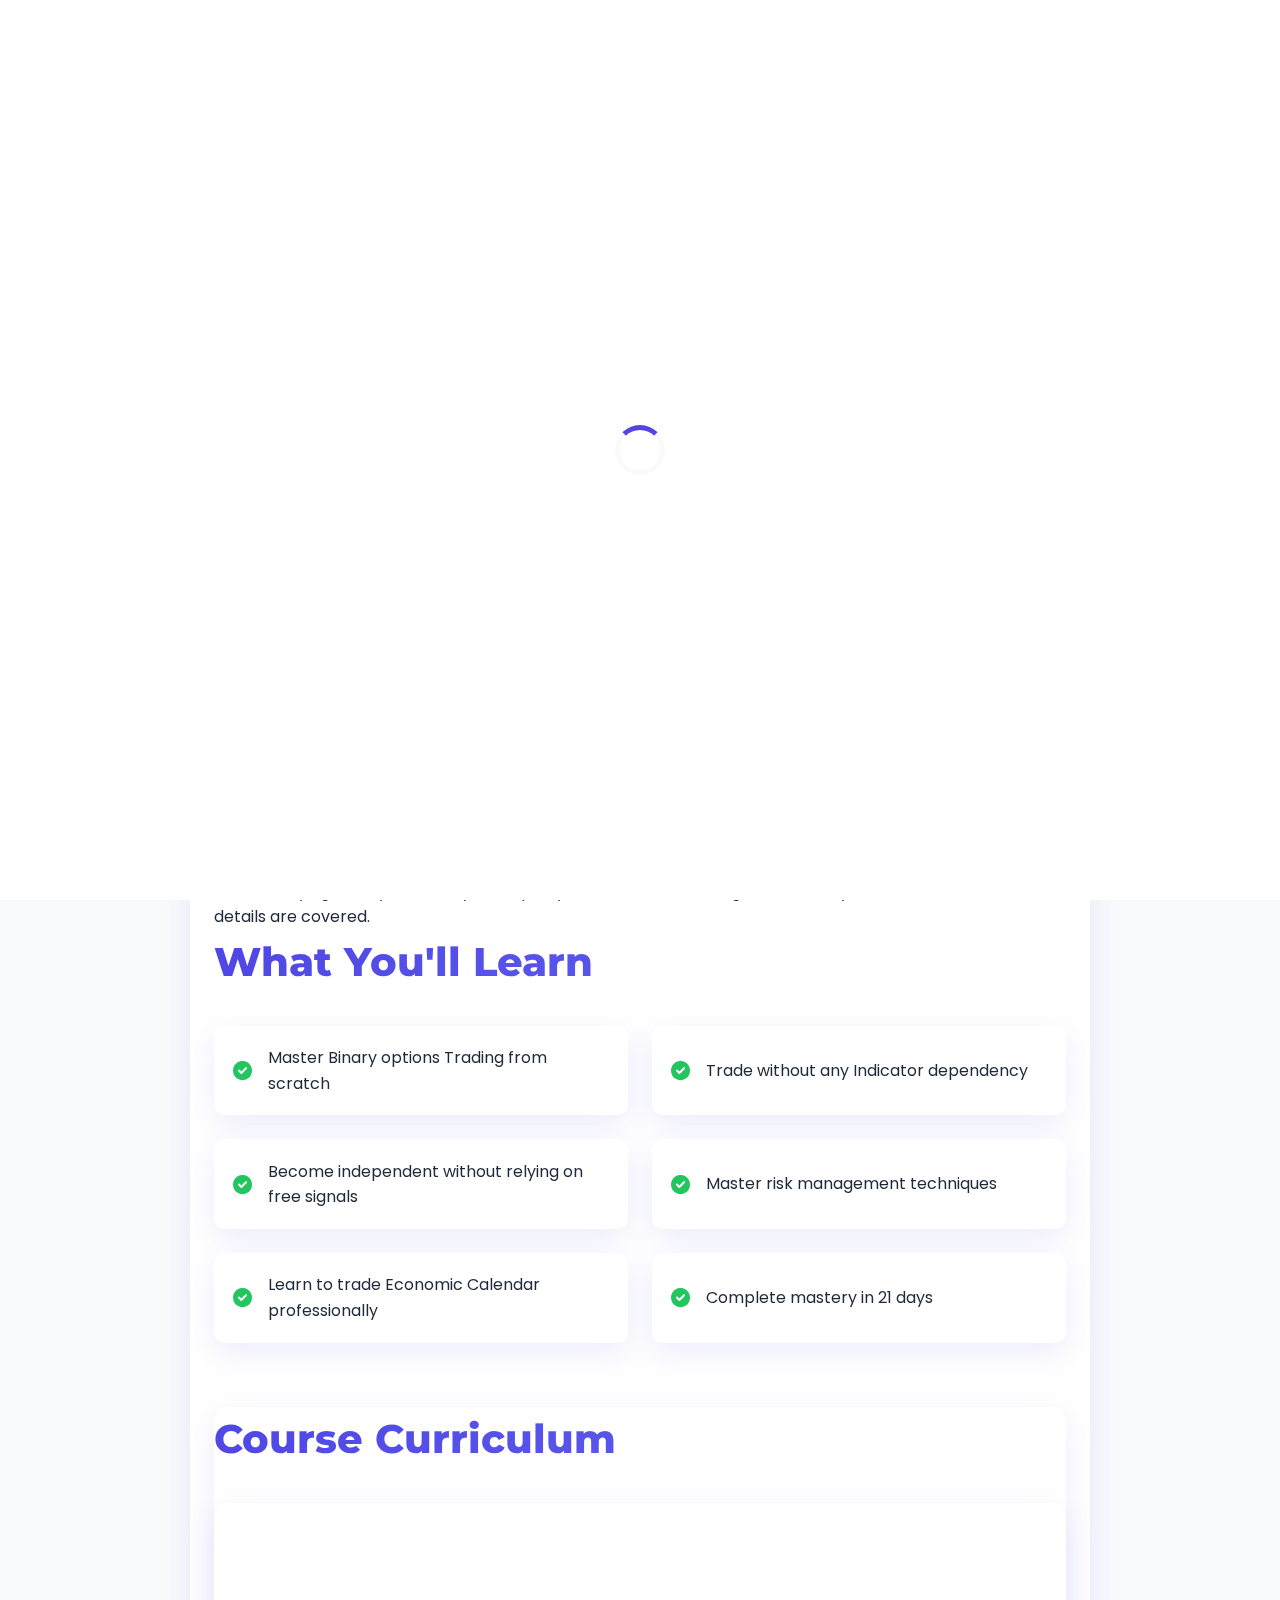
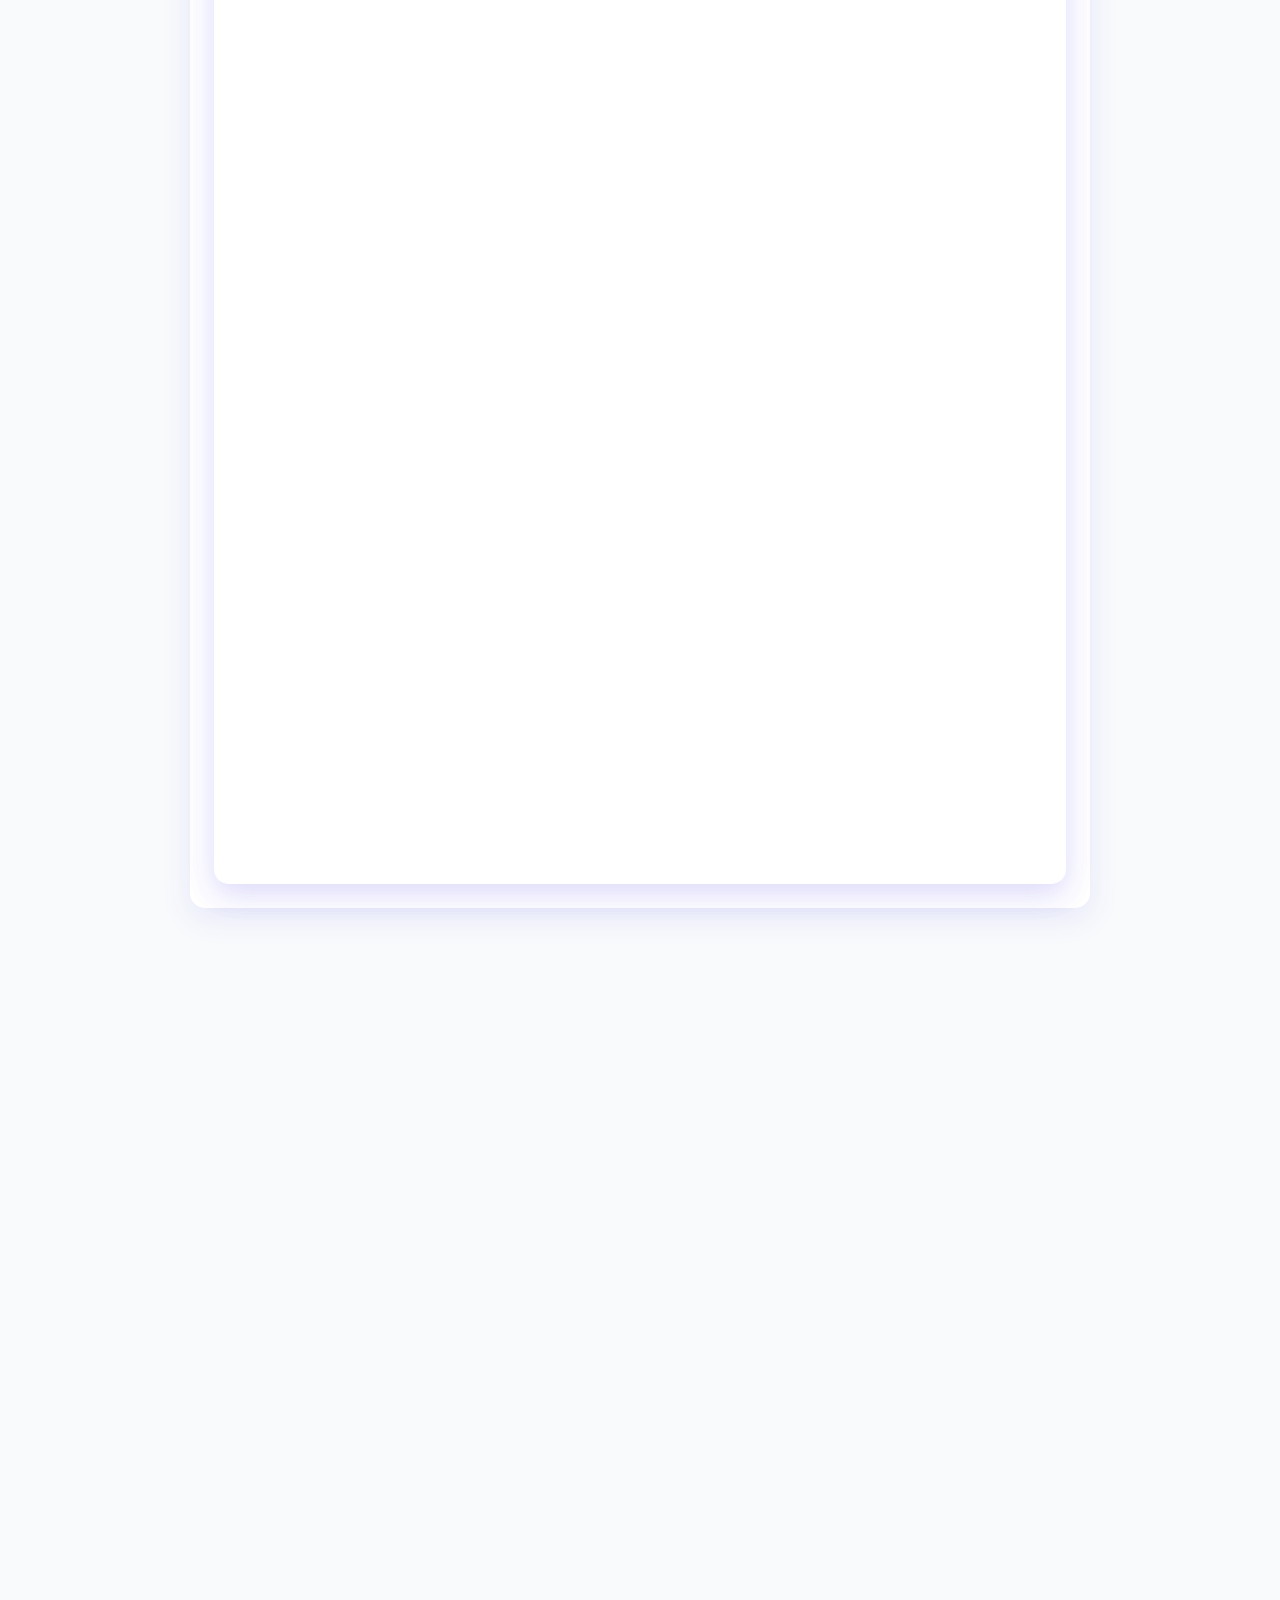
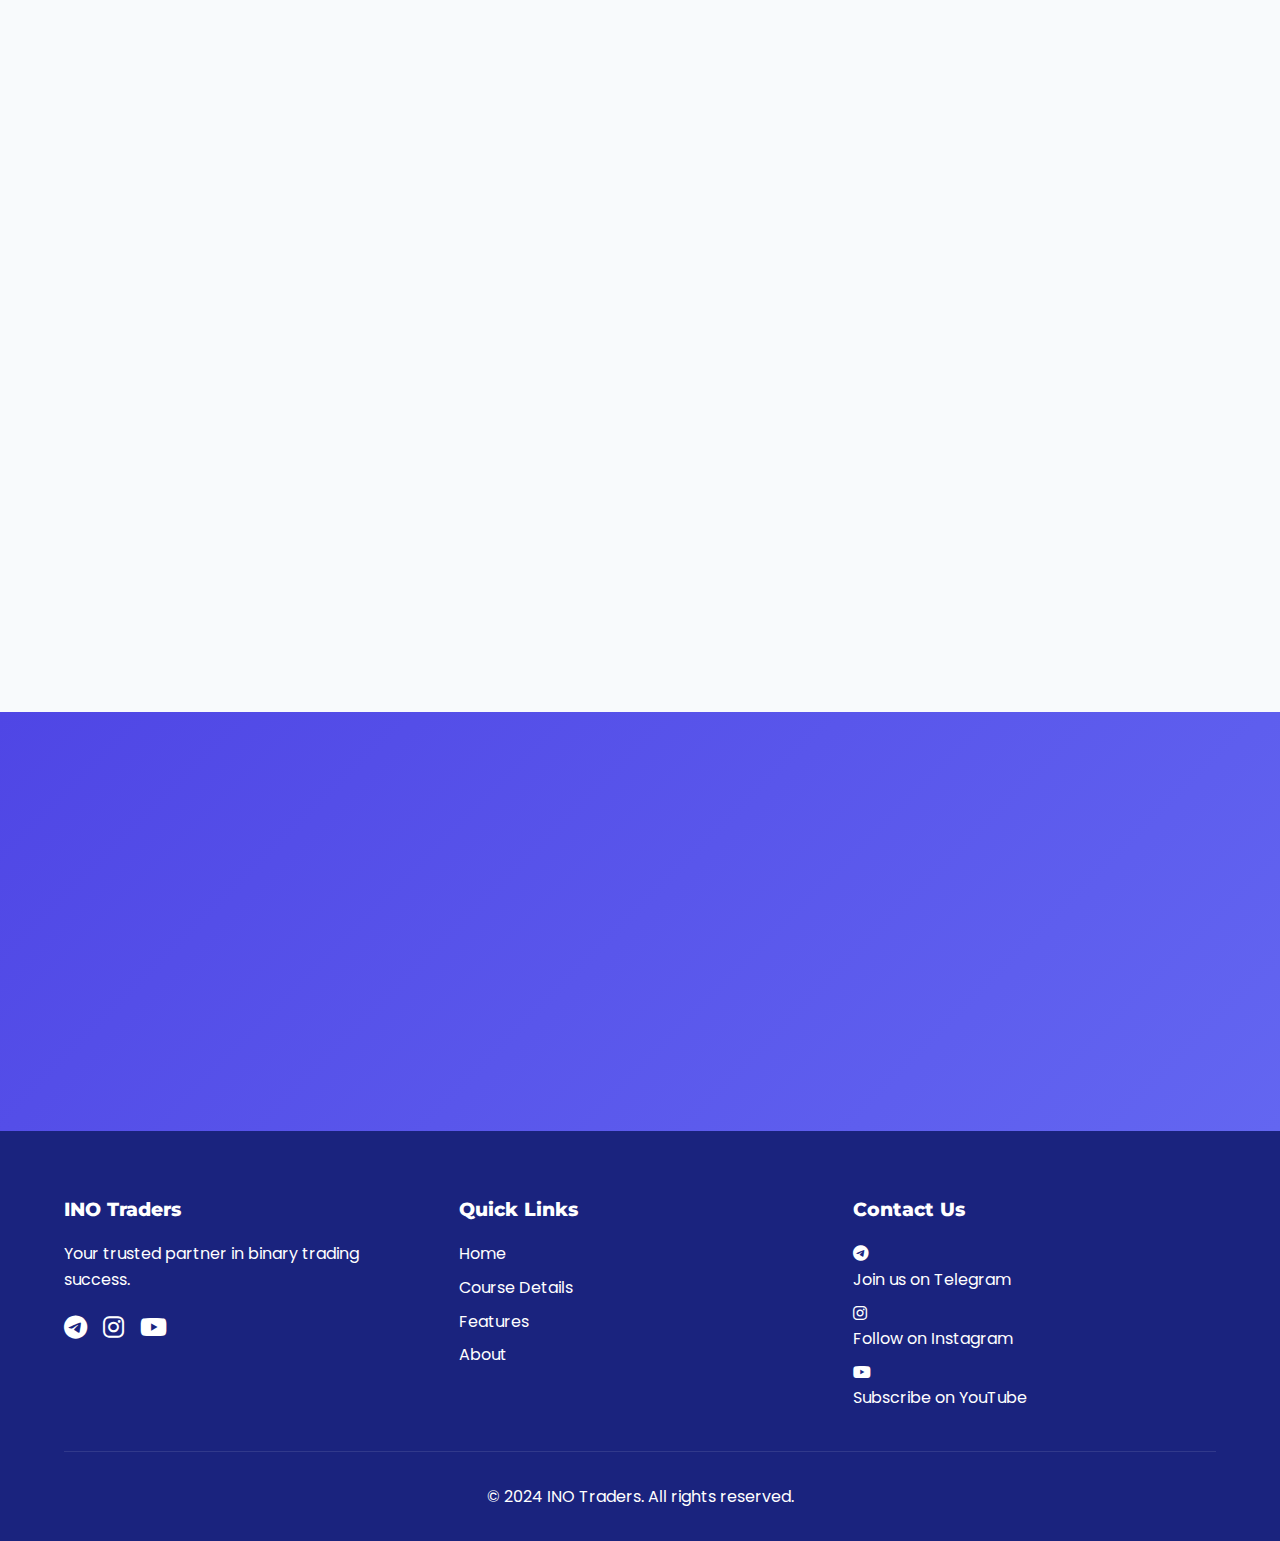
<file: main page/courses.html>
<!DOCTYPE html>
<html lang="en">
<head>
    <meta charset="UTF-8">
    <meta name="viewport" content="width=device-width, initial-scale=1.0">
    <title>INO Binary Traders - Courses</title>
    <link rel="stylesheet" href="styles.css">
    <link rel="stylesheet" href="course-styles.css">
    <link rel="stylesheet" href="https://cdnjs.cloudflare.com/ajax/libs/font-awesome/6.0.0/css/all.min.css">
    <link href="https://unpkg.com/aos@2.3.1/dist/aos.css" rel="stylesheet">
    <link href="https://fonts.googleapis.com/css2?family=Poppins:wght@300;400;500;600;700&family=Montserrat:wght@700;800;900&display=swap" rel="stylesheet">
</head>
<body>
    <!-- Loading Animation -->
    <div class="loading-animation">
        <div class="loader"></div>
    </div>

    <div class="page-transition">
        <nav class="navbar">
            <div class="logo">
                <h1>INO<span>Traders</span></h1>
            </div>
            <div class="nav-links">
                <a href="index.html">Home</a>
                <a href="#course-details" class="active">Course</a>
                <a href="index.html#features">Features</a>
                <a href="index.html#about">About</a>
                <a href="index.html#testimonials">Testimonials</a>
                <a href="#enroll-now" class="cta-button">Enroll Now</a>
            </div>
            <div class="menu-toggle">
                <i class="fas fa-bars"></i>
            </div>
        </nav>

        <section class="course-hero">
            <div class="course-hero-content" data-aos="fade-up">
                <div class="course-rating">
                    <span class="stars">
                        <i class="fas fa-star"></i>
                        <i class="fas fa-star"></i>
                        <i class="fas fa-star"></i>
                        <i class="fas fa-star"></i>
                        <i class="fas fa-star"></i>
                    </span>
                    <span class="rating-text">4.8 (479 Reviews)</span>
                </div>
                <h1>Binary Mastery Course – Beginner to Advanced</h1>
                <p class="course-subtitle">Master binary options trading from scratch with our comprehensive course</p>
                <div class="course-highlights">
                    <div class="highlight-item">
                        <i class="fas fa-users"></i>
                        <span>1621+ Students</span>
                    </div>
                    <div class="highlight-item">
                        <i class="fas fa-infinity"></i>
                        <span>Lifetime Access</span>
                    </div>
                </div>
            </div>
        </section>

        <section id="course-details" class="course-details">
            <div class="course-container">
                <div class="course-grid">
                    <div class="course-main" data-aos="fade-up">
                        <div class="about-course">
                            <h2>About This Course</h2>
                            <p>A comprehensive binary options trading course that will make you an independent trader in easy steps without relying on anyone or any third-party indicator. This is a beginner-friendly course where even basic details are covered.</p>
                        </div>

                        <div class="learning-points">
                            <h2>What You'll Learn</h2>
                            <ul>
                                <li><i class="fas fa-check-circle"></i> Master Binary options Trading from scratch</li>
                                <li><i class="fas fa-check-circle"></i> Trade without any Indicator dependency</li>
                                <li><i class="fas fa-check-circle"></i> Become independent without relying on free signals</li>
                                <li><i class="fas fa-check-circle"></i> Master risk management techniques</li>
                                <li><i class="fas fa-check-circle"></i> Learn to trade Economic Calendar professionally</li>
                                <li><i class="fas fa-check-circle"></i> Complete mastery in 21 days</li>
                            </ul>
                        </div>

                        <div class="course-curriculum">
                            <h2>Course Curriculum</h2>
                            <div class="curriculum-list-container">
                                <div class="curriculum-section">
                                    <div class="section-header">
                                        <h3>1. The Successful Trader</h3>
                                    </div>
                                    <ul class="section-lessons">
                                        <li>
                                            <i class="fas fa-check-circle"></i>
                                            <span class="lesson-title">Introduction</span>
                                        </li>
                                        <li>
                                            <i class="fas fa-check-circle"></i>
                                            <span class="lesson-title">Find Your Why</span>
                                        </li>
                                        <li>
                                            <i class="fas fa-check-circle"></i>
                                            <span class="lesson-title">Building Success Mindset</span>
                                        </li>
                                    </ul>
                                </div>

                                <div class="curriculum-section">
                                    <div class="section-header">
                                        <h3>2. Looking At Binary Options Trading</h3>
                                    </div>
                                    <ul class="section-lessons">
                                        <li>
                                            <i class="fas fa-check-circle"></i>
                                            <span class="lesson-title">How does Forex market work?</span>
                                        </li>
                                        <li>
                                            <i class="fas fa-check-circle"></i>
                                            <span class="lesson-title">How does Binary Options work?</span>
                                        </li>
                                        <li>
                                            <i class="fas fa-check-circle"></i>
                                            <span class="lesson-title">Platforms to trade Binary Options</span>
                                        </li>
                                        <li>
                                            <i class="fas fa-check-circle"></i>
                                            <span class="lesson-title">Tour of Trading Platform</span>
                                        </li>
                                    </ul>
                                </div>

                                <div class="curriculum-section">
                                    <div class="section-header">
                                        <h3>3. Three Important Things</h3>
                                    </div>
                                    <ul class="section-lessons">
                                        <li>
                                            <i class="fas fa-check-circle"></i>
                                            <span class="lesson-title">Technical Analysis</span>
                                        </li>
                                        <li>
                                            <i class="fas fa-check-circle"></i>
                                            <span class="lesson-title">Money Management</span>
                                        </li>
                                        <li>
                                            <i class="fas fa-check-circle"></i>
                                            <span class="lesson-title">Emotions Management</span>
                                        </li>
                                    </ul>
                                </div>

                                <div class="curriculum-section">
                                    <div class="section-header">
                                        <h3>4. Everything About Candlesticks</h3>
                                    </div>
                                    <ul class="section-lessons">
                                        <li>
                                            <i class="fas fa-check-circle"></i>
                                            <span class="lesson-title">What are Candlesticks?</span>
                                        </li>
                                        <li>
                                            <i class="fas fa-check-circle"></i>
                                            <span class="lesson-title">Candlesticks Anatomy</span>
                                        </li>
                                        <li>
                                            <i class="fas fa-check-circle"></i>
                                            <span class="lesson-title">Trend Analysis</span>
                                        </li>
                                    </ul>
                                </div>

                                <div class="curriculum-section">
                                    <div class="section-header">
                                        <h3>5. Everything About Support & Resistance</h3>
                                    </div>
                                    <ul class="section-lessons">
                                        <li>
                                            <i class="fas fa-check-circle"></i>
                                            <span class="lesson-title">What is Support & Resistance?</span>
                                        </li>
                                        <li>
                                            <i class="fas fa-check-circle"></i>
                                            <span class="lesson-title">Easy Ways to Draw Support & Resistance</span>
                                        </li>
                                        <li>
                                            <i class="fas fa-check-circle"></i>
                                            <span class="lesson-title">What are Breakouts?</span>
                                        </li>
                                    </ul>
                                </div>

                                <div class="curriculum-section">
                                    <div class="section-header">
                                        <h3>6. Important Candlestick Patterns In Binary Option</h3>
                                    </div>
                                    <ul class="section-lessons">
                                        <li>
                                            <i class="fas fa-check-circle"></i>
                                            <span class="lesson-title">Single Candlestick Pattern</span>
                                        </li>
                                        <li>
                                            <i class="fas fa-check-circle"></i>
                                            <span class="lesson-title">Double Candlestick Pattern</span>
                                        </li>
                                    </ul>
                                </div>

                                <div class="curriculum-section">
                                    <div class="section-header">
                                        <h3>7. Lets Start Taking Accurate Trades</h3>
                                    </div>
                                    <ul class="section-lessons">
                                        <li>
                                            <i class="fas fa-check-circle"></i>
                                            <span class="lesson-title">Understand Theory First</span>
                                        </li>
                                        <li>
                                            <i class="fas fa-check-circle"></i>
                                            <span class="lesson-title">Level 1 – Trading on S & R</span>
                                        </li>
                                        <li>
                                            <i class="fas fa-check-circle"></i>
                                            <span class="lesson-title">Level 2 – Trading Continuation</span>
                                        </li>
                                        <li>
                                            <i class="fas fa-check-circle"></i>
                                            <span class="lesson-title">Level 3 – Every Candlestick Trading</span>
                                        </li>
                                    </ul>
                                </div>

                                <div class="curriculum-section">
                                    <div class="section-header">
                                        <h3>8. Different Methods to Take Effective Trades</h3>
                                    </div>
                                    <ul class="section-lessons">
                                        <li>
                                            <i class="fas fa-check-circle"></i>
                                            <span class="lesson-title">Method 1 – Trading on rejections</span>
                                        </li>
                                        <li>
                                            <i class="fas fa-check-circle"></i>
                                            <span class="lesson-title">Method 2 – Next Candle Trading</span>
                                        </li>
                                    </ul>
                                </div>

                                <div class="curriculum-section">
                                    <div class="section-header">
                                        <h3>9. Important Things Before Taking Trades</h3>
                                    </div>
                                    <ul class="section-lessons">
                                        <li>
                                            <i class="fas fa-check-circle"></i>
                                            <span class="lesson-title">How to find a good market to trade?</span>
                                        </li>
                                        <li>
                                            <i class="fas fa-check-circle"></i>
                                            <span class="lesson-title">5 things to Observe before every trade</span>
                                        </li>
                                        <li>
                                            <i class="fas fa-check-circle"></i>
                                            <span class="lesson-title">Strict Money Management Rules</span>
                                        </li>
                                    </ul>
                                </div>

                                <div class="curriculum-section">
                                    <div class="section-header">
                                        <h3>10. Additional Training Videos</h3>
                                    </div>
                                    <ul class="section-lessons">
                                        <li>
                                            <i class="fas fa-check-circle"></i>
                                            <span class="lesson-title">How to Find Strong SnR Levels?</span>
                                        </li>
                                    </ul>
                                </div>
                            </div>
                        </div>
                    </div>

                    <div class="course-pricing" data-aos="fade-left">
                        <div class="price-card starter">
                            <div class="price-header">
                                <h3>Starter</h3>
                                <div class="price">
                                    <span class="amount">₹3,999</span>
                                    <span class="original">₹12,000</span>
                                </div>
                                <span class="save-badge">Save 67%</span>
                            </div>
                            <ul class="price-features">
                                <li><i class="fas fa-check"></i> Basic Trading Strategies</li>
                                <li><i class="fas fa-check"></i> Market Analysis Basics</li>
                                <li><i class="fas fa-check"></i> Risk Management Guide</li>
                                <li><i class="fas fa-check"></i> 3 Months Support</li>
                                <li><i class="fas fa-check"></i> Trading Community Access</li>
                            </ul>
                            <a href="https://t.me/aveswar" class="price-btn" target="_blank">Get Started</a>
                        </div>

                        <div class="price-card pro">
                            <div class="popular-badge">Most Popular</div>
                            <div class="price-header">
                                <h3>Professional</h3>
                                <div class="price">
                                    <span class="amount">₹6,499</span>
                                    <span class="original">₹19,999</span>
                                </div>
                                <span class="save-badge">Save 72%</span>
                            </div>
                            <ul class="price-features">
                                <li><i class="fas fa-check"></i> Advanced Trading Strategies</li>
                                <li><i class="fas fa-check"></i> Technical Analysis Mastery</li>
                                <li><i class="fas fa-check"></i> Premium Indicators</li>
                                <li><i class="fas fa-check"></i> 6 Months Support</li>
                                <li><i class="fas fa-check"></i> Live Trading Sessions</li>
                                <li><i class="fas fa-check"></i> Private Community Access</li>
                            </ul>
                            <a href="https://t.me/aveswar" class="price-btn" target="_blank">Enroll Now</a>
                        </div>

                        <div class="price-card premium">
                            <div class="price-header">
                                <h3>Premium</h3>
                                <div class="price">
                                    <span class="amount">₹9,999</span>
                                    <span class="original">₹29,999</span>
                                </div>
                                <span class="save-badge">Save 75%</span>
                            </div>
                            <ul class="price-features">
                                <li><i class="fas fa-check"></i> Expert Trading Strategies</li>
                                <li><i class="fas fa-check"></i> Advanced Chart Patterns</li>
                                <li><i class="fas fa-check"></i> Custom Indicators Suite</li>
                                <li><i class="fas fa-check"></i> 1 Year Support</li>
                                <li><i class="fas fa-check"></i> 1-on-1 Mentoring</li>
                                <li><i class="fas fa-check"></i> VIP Trading Signals</li>
                                <li><i class="fas fa-check"></i> Lifetime Updates</li>
                            </ul>
                            <a href="https://t.me/aveswar" class="price-btn" target="_blank">Get Premium</a>
                        </div>
                    </div>
                </div>
            </div>
        </section>

        <section id="enroll-now" class="enroll-section">
            <div class="enroll-container" data-aos="fade-up">
                <h2>Ready to Start Your Trading Journey?</h2>
                <p>Join 1621+ successful traders who have transformed their trading career</p>
                <div class="enroll-buttons">
                    <a href="https://t.me/aveswar" class="telegram-btn" target="_blank">
                        <i class="fab fa-telegram"></i>
                        Join Our Telegram Channel
                    </a>
                </div>
            </div>
        </section>

        <footer>
            <div class="footer-content">
                <div class="footer-section">
                    <h3>INO Traders</h3>
                    <p>Your trusted partner in binary trading success.</p>
                    <div class="social-links">
                        <a href="https://t.me/aveswar" target="_blank"><i class="fab fa-telegram"></i></a>
                        <a href="https://instagram.com/ino_binary?igsh=MWwyMmpqdnVtc3F1dw==" target="_blank"><i class="fab fa-instagram"></i></a>
                        <a href="https://www.youtube.com/@inobinary/videos" target="_blank"><i class="fab fa-youtube"></i></a>
                    </div>
                </div>
                <div class="footer-section">
                    <h3>Quick Links</h3>
                    <a href="index.html">Home</a>
                    <a href="#course-details">Course Details</a>
                    <a href="index.html#features">Features</a>
                    <a href="index.html#about">About</a>
                </div>
                <div class="footer-section">
                    <h3>Contact Us</h3>
                    <p><i class="fab fa-telegram"></i> <a href="https://t.me/aveswar" target="_blank">Join us on Telegram</a></p>
                    <p><i class="fab fa-instagram"></i> <a href="https://instagram.com/ino_binary?igsh=MWwyMmpqdnVtc3F1dw==" target="_blank">Follow on Instagram</a></p>
                    <p><i class="fab fa-youtube"></i> <a href="https://www.youtube.com/@inobinary/videos" target="_blank">Subscribe on YouTube</a></p>
                </div>
            </div>
            <div class="footer-bottom">
                <p>&copy; 2024 INO Traders. All rights reserved.</p>
            </div>
        </footer>
    </div>

    <script src="https://unpkg.com/aos@2.3.1/dist/aos.js"></script>
    <script src="script.js"></script>
</body>
</html>
</file>
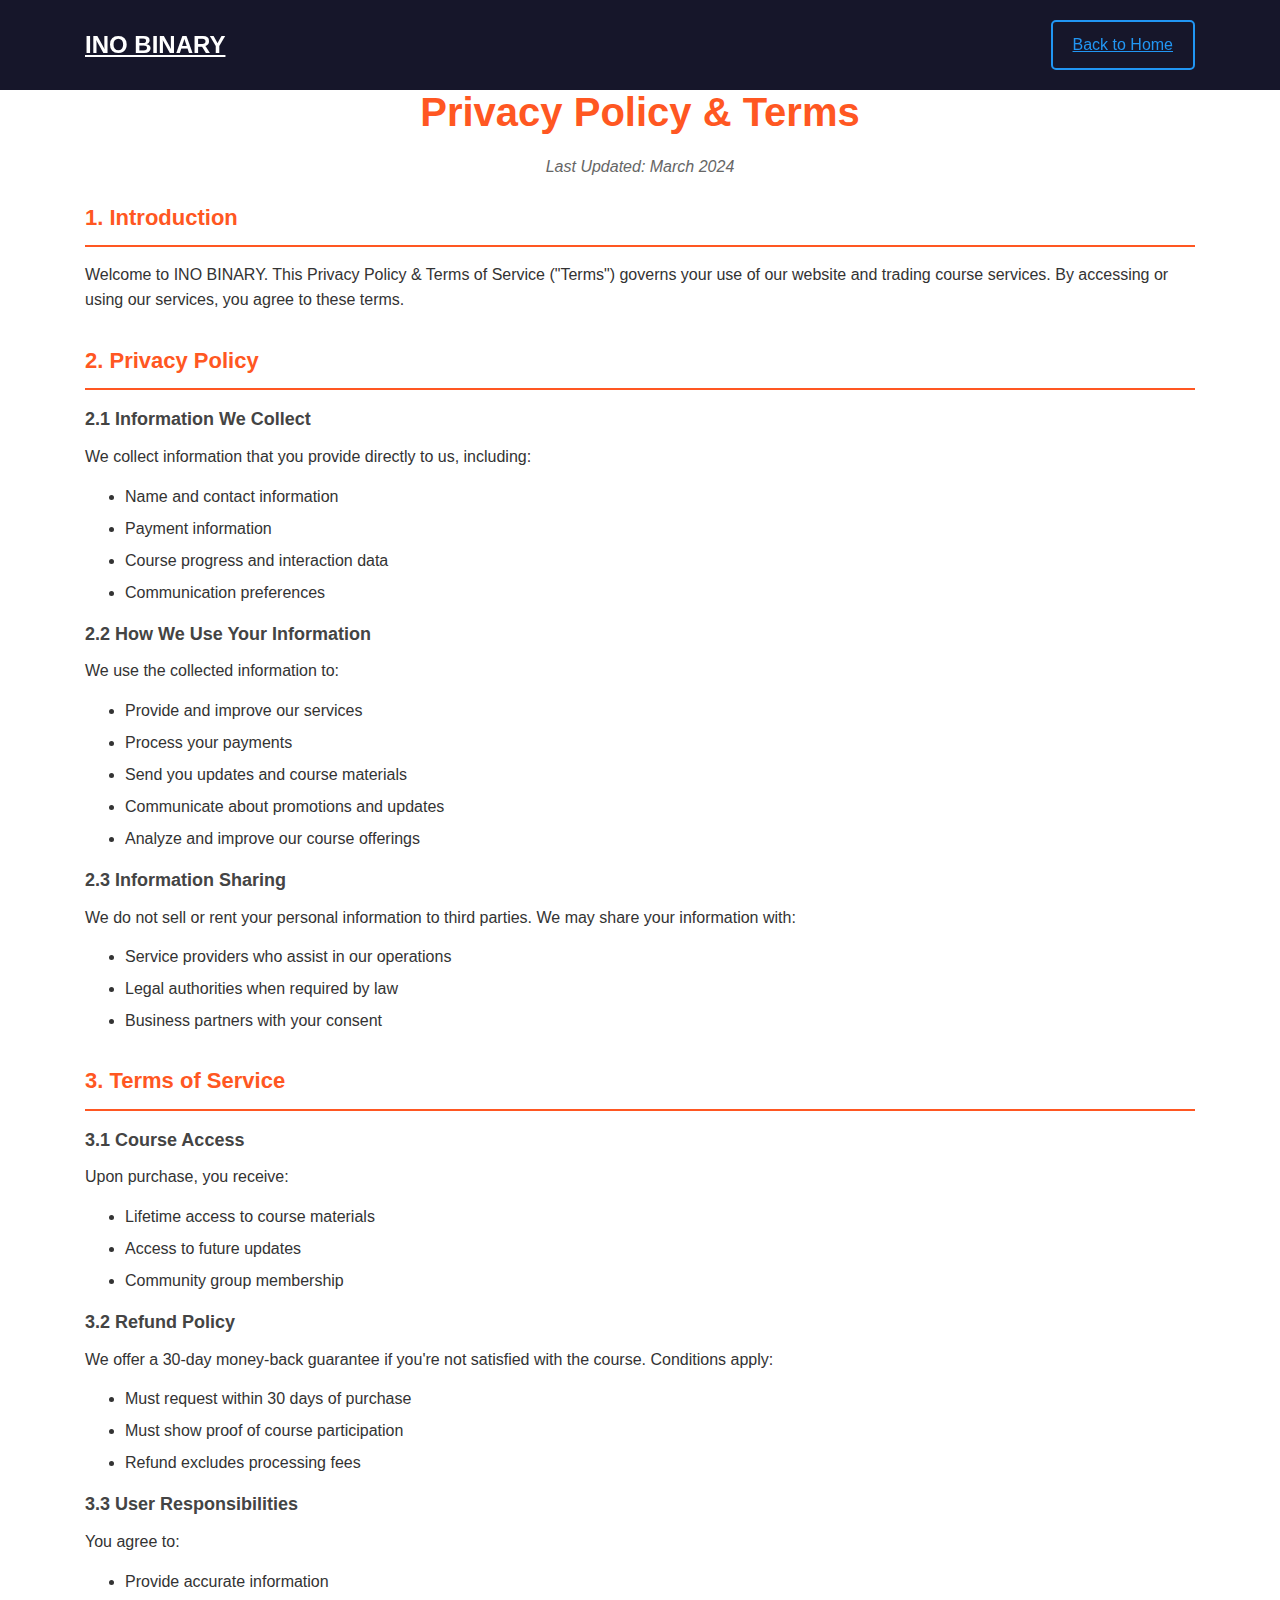
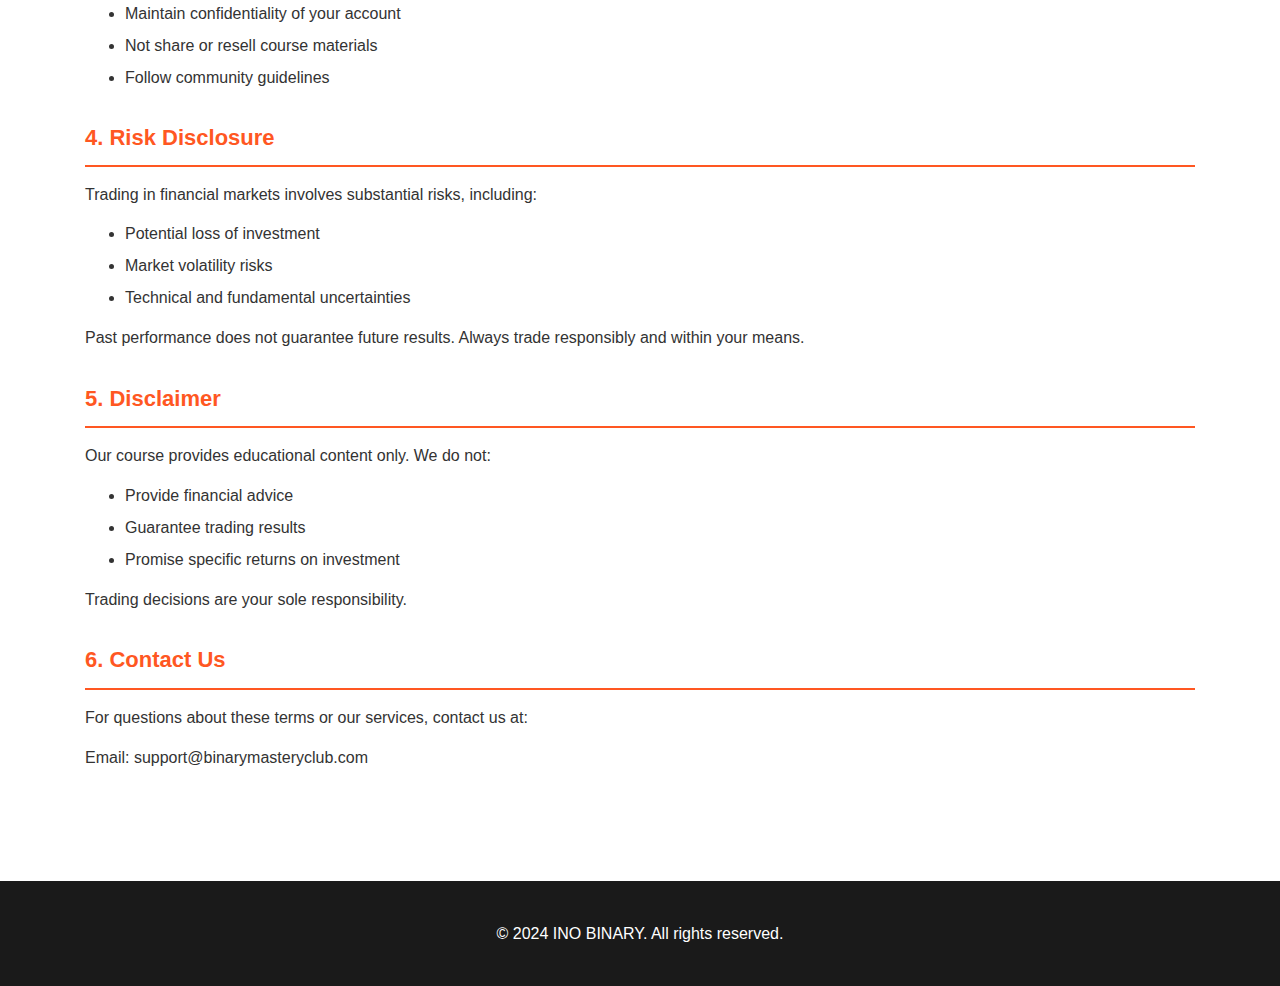
<file: start/privacy-policy.html>
<!DOCTYPE html>
<html lang="en">
<head>
    <meta charset="UTF-8">
    <meta name="viewport" content="width=device-width, initial-scale=1.0">
    <title>Privacy Policy & Terms - INO BINARY</title>
    <link rel="stylesheet" href="./styles.css">
</head>
<body>
    <nav class="navbar">
        <div class="container">
            <a href="./index.html" class="logo">INO BINARY</a>
            <a href="./index.html" class="nav-button">Back to Home</a>
        </div>
    </nav>

    <div class="privacy-policy-container">
        <div class="container">
            <h1>Privacy Policy & Terms</h1>
            <div class="last-updated">Last Updated: March 2024</div>

            <section class="policy-section">
                <h2>1. Introduction</h2>
                <p>Welcome to INO BINARY. This Privacy Policy & Terms of Service ("Terms") governs your use of our website and trading course services. By accessing or using our services, you agree to these terms.</p>
            </section>

            <section class="policy-section">
                <h2>2. Privacy Policy</h2>
                <h3>2.1 Information We Collect</h3>
                <p>We collect information that you provide directly to us, including:</p>
                <ul>
                    <li>Name and contact information</li>
                    <li>Payment information</li>
                    <li>Course progress and interaction data</li>
                    <li>Communication preferences</li>
                </ul>

                <h3>2.2 How We Use Your Information</h3>
                <p>We use the collected information to:</p>
                <ul>
                    <li>Provide and improve our services</li>
                    <li>Process your payments</li>
                    <li>Send you updates and course materials</li>
                    <li>Communicate about promotions and updates</li>
                    <li>Analyze and improve our course offerings</li>
                </ul>

                <h3>2.3 Information Sharing</h3>
                <p>We do not sell or rent your personal information to third parties. We may share your information with:</p>
                <ul>
                    <li>Service providers who assist in our operations</li>
                    <li>Legal authorities when required by law</li>
                    <li>Business partners with your consent</li>
                </ul>
            </section>

            <section class="policy-section">
                <h2>3. Terms of Service</h2>
                <h3>3.1 Course Access</h3>
                <p>Upon purchase, you receive:</p>
                <ul>
                    <li>Lifetime access to course materials</li>
                    <li>Access to future updates</li>
                    <li>Community group membership</li>
                </ul>

                <h3>3.2 Refund Policy</h3>
                <p>We offer a 30-day money-back guarantee if you're not satisfied with the course. Conditions apply:</p>
                <ul>
                    <li>Must request within 30 days of purchase</li>
                    <li>Must show proof of course participation</li>
                    <li>Refund excludes processing fees</li>
                </ul>

                <h3>3.3 User Responsibilities</h3>
                <p>You agree to:</p>
                <ul>
                    <li>Provide accurate information</li>
                    <li>Maintain confidentiality of your account</li>
                    <li>Not share or resell course materials</li>
                    <li>Follow community guidelines</li>
                </ul>
            </section>

            <section class="policy-section">
                <h2>4. Risk Disclosure</h2>
                <p>Trading in financial markets involves substantial risks, including:</p>
                <ul>
                    <li>Potential loss of investment</li>
                    <li>Market volatility risks</li>
                    <li>Technical and fundamental uncertainties</li>
                </ul>
                <p>Past performance does not guarantee future results. Always trade responsibly and within your means.</p>
            </section>

            <section class="policy-section">
                <h2>5. Disclaimer</h2>
                <p>Our course provides educational content only. We do not:</p>
                <ul>
                    <li>Provide financial advice</li>
                    <li>Guarantee trading results</li>
                    <li>Promise specific returns on investment</li>
                </ul>
                <p>Trading decisions are your sole responsibility.</p>
            </section>

            <section class="policy-section">
                <h2>6. Contact Us</h2>
                <p>For questions about these terms or our services, contact us at:</p>
                <p>Email: support@binarymasteryclub.com</p>
            </section>
        </div>
    </div>

    <footer>
        <div class="container">
            <p>&copy; 2024 INO BINARY. All rights reserved.</p>
        </div>
    </footer>
</body>
</html>
</file>
<file: main page/course-styles.css>
/* Course Page Specific Styles */
:root {
    --course-primary: #4f46e5;
    --course-secondary: #6366f1;
    --course-accent: #10b981;
    --course-text: #1e293b;
    --course-light: #64748b;
    --course-bg: #f8fafc;
    --course-card-bg: #ffffff;
    --course-success: #22c55e;
    --course-warning: #f59e0b;
    --course-gradient: linear-gradient(135deg, #4f46e5, #6366f1);
    --course-shadow: 0 10px 30px rgba(79, 70, 229, 0.1);
    --starter-gradient: linear-gradient(135deg, #3b82f6, #60a5fa);
    --pro-gradient: linear-gradient(135deg, #4f46e5, #6366f1);
    --premium-gradient: linear-gradient(135deg, #7c3aed, #8b5cf6);
}

/* Course Hero Section */
.course-hero {
    background: linear-gradient(135deg, #f5f7ff 0%, #ffffff 100%);
    padding: 10rem 5% 5rem;
    min-height: 60vh;
    display: flex;
    align-items: center;
}

.course-hero-content {
    max-width: 800px;
    margin: 0 auto;
    text-align: center;
}

.course-rating {
    margin-bottom: 2rem;
    display: flex;
    align-items: center;
    justify-content: center;
    gap: 1rem;
}

.stars {
    color: #f59e0b;
    font-size: 1.2rem;
}

.rating-text {
    color: var(--course-light);
    font-weight: 500;
}

.course-hero h1 {
    font-size: 3.5rem;
    margin-bottom: 1.5rem;
    background: var(--course-gradient);
    -webkit-background-clip: text;
    -webkit-text-fill-color: transparent;
    line-height: 1.2;
}

.course-subtitle {
    font-size: 1.5rem;
    color: var(--course-light);
    margin-bottom: 2rem;
}

.course-highlights {
    display: flex;
    justify-content: center;
    gap: 2rem;
    margin-top: 3rem;
}

.highlight-item {
    display: flex;
    align-items: center;
    gap: 0.5rem;
    color: var(--course-text);
    background: white;
    padding: 1rem 2rem;
    border-radius: 10px;
    box-shadow: var(--course-shadow);
}

.highlight-item i {
    color: var(--course-primary);
    font-size: 1.2rem;
}

/* Course Details Section */
.course-details {
    padding: 5rem 5%;
    background: var(--course-bg);
}

.course-container {
    max-width: 900px;
    margin: 0 auto;
}

.course-main {
    width: 100%;
    background: var(--course-card-bg);
    padding: 1.5rem;
    border-radius: 15px;
    box-shadow: var(--course-shadow);
}

.about-course h2,
.learning-points h2,
.course-curriculum h2 {
    color: var(--course-text);
    font-size: 2.5rem;
    margin-bottom: 2rem;
    background: var(--course-gradient);
    -webkit-background-clip: text;
    -webkit-text-fill-color: transparent;
}

.learning-points ul {
    list-style: none;
    display: grid;
    grid-template-columns: repeat(auto-fit, minmax(300px, 1fr));
    gap: 1.5rem;
    margin-bottom: 4rem;
}

.learning-points li {
    display: flex;
    align-items: center;
    gap: 1rem;
    padding: 1.2rem;
    background: white;
    border-radius: 10px;
    box-shadow: var(--course-shadow);
    transition: transform 0.3s ease;
}

.learning-points li:hover {
    transform: translateY(-2px);
}

.learning-points i {
    color: var(--course-success);
    font-size: 1.2rem;
}

/* Enhanced Curriculum Section */
.course-curriculum {
    position: relative;
    padding: 0;
    background: white;
    border-radius: 15px;
    box-shadow: var(--course-shadow);
    margin-top: 2rem;
}

.curriculum-controls {
    display: flex;
    gap: 1rem;
    margin-bottom: 2rem;
    padding: 1rem;
    background: var(--course-bg);
    border-radius: 15px;
    overflow-x: auto;
    scrollbar-width: thin;
}

.curriculum-tab {
    padding: 1rem 2rem;
    background: white;
    border: none;
    border-radius: 10px;
    color: var(--course-text);
    font-weight: 600;
    cursor: pointer;
    transition: all 0.3s ease;
    white-space: nowrap;
    box-shadow: 0 2px 5px rgba(0,0,0,0.1);
}

.curriculum-tab.active {
    background: var(--course-gradient);
    color: white;
    transform: translateY(-2px);
}

.curriculum-tab:hover {
    transform: translateY(-2px);
    box-shadow: 0 5px 15px rgba(0,0,0,0.1);
}

.curriculum-content {
    position: relative;
}

.curriculum-list-container {
    width: 100%;
    background: white;
    border-radius: 15px;
}

.curriculum-section {
    border-bottom: 1px solid rgba(0, 0, 0, 0.1);
    background: white;
    opacity: 1;
    visibility: visible;
    height: auto;
    margin-bottom: 0;
}

.section-header {
    padding: 1.5rem;
    background: white;
    display: flex;
    justify-content: space-between;
    align-items: center;
    cursor: pointer;
    transition: all 0.3s ease;
}

.section-header:hover {
    background: rgba(99, 102, 241, 0.05);
}

.section-header h3 {
    margin: 0;
    font-size: 1.2rem;
    color: var(--course-text);
    font-weight: 600;
    width: 100%;
}

.section-lessons {
    background: #f8fafc;
    padding: 0;
    margin: 0;
    list-style: none;
    display: none;
}

.curriculum-section.active .section-lessons {
    display: block;
}

.section-lessons li {
    padding: 1rem 1.5rem;
    display: flex;
    align-items: center;
    gap: 1rem;
    border-bottom: 1px solid rgba(0, 0, 0, 0.05);
    transition: all 0.3s ease;
}

.section-lessons li:hover {
    background: rgba(99, 102, 241, 0.05);
    transform: translateX(10px);
}

.section-lessons i {
    color: var(--course-success);
    font-size: 1rem;
    min-width: 20px;
}

.lesson-title {
    flex: 1;
    color: var(--course-text);
    font-size: 1rem;
    padding-right: 1rem;
}

/* Dropdown Arrow */
.section-header::after {
    content: '\f107';
    font-family: 'Font Awesome 6 Free';
    font-weight: 900;
    color: var(--course-primary);
    font-size: 1.2rem;
    transition: transform 0.3s ease;
}

.curriculum-section.active .section-header::after {
    transform: rotate(180deg);
}

.curriculum-section.active .section-header {
    background: rgba(99, 102, 241, 0.05);
    border-bottom: 1px solid rgba(99, 102, 241, 0.1);
}

/* Remove animations that might interfere with visibility */
.curriculum-section {
    animation: none;
    transform: none;
    opacity: 1;
}

/* Course Progress Indicator */
.course-progress {
    position: absolute;
    top: 0;
    left: 0;
    width: 100%;
    height: 4px;
    background: rgba(99, 102, 241, 0.1);
    border-radius: 2px;
    overflow: hidden;
}

.progress-bar {
    height: 100%;
    background: var(--course-gradient);
    width: 0;
    transition: width 0.5s ease;
}

/* Module Status Indicators */
.module-status {
    padding: 0.5rem 1rem;
    border-radius: 20px;
    font-size: 0.9rem;
    font-weight: 500;
}

.status-included {
    background: rgba(34, 197, 94, 0.1);
    color: var(--course-success);
}

.status-premium {
    background: rgba(124, 58, 237, 0.1);
    color: #7c3aed;
}

/* Enhanced Animations */
@keyframes slideIn {
    from {
        opacity: 0;
        transform: translateX(-20px);
    }
    to {
        opacity: 1;
        transform: translateX(0);
    }
}

.module-header.active {
    background: rgba(99, 102, 241, 0.05);
    border-color: var(--course-primary);
}

.module-header.active .module-number {
    animation: pulse 1.5s infinite;
}

@keyframes pulse {
    0% {
        box-shadow: 0 0 0 0 rgba(99, 102, 241, 0.4);
    }
    70% {
        box-shadow: 0 0 0 10px rgba(99, 102, 241, 0);
    }
    100% {
        box-shadow: 0 0 0 0 rgba(99, 102, 241, 0);
    }
}

/* Course Sidebar */
.course-sidebar {
    position: sticky;
    top: 100px;
}

.course-card {
    background: var(--course-card-bg);
    border-radius: 15px;
    overflow: hidden;
    box-shadow: var(--course-shadow);
}

.course-preview img {
    width: 100%;
    height: 200px;
    object-fit: cover;
}

.course-info {
    padding: 2rem;
}

.course-price {
    margin-bottom: 1.5rem;
    display: flex;
    align-items: center;
    gap: 1rem;
}

.new-price {
    font-size: 2rem;
    font-weight: 700;
    color: var(--course-text);
}

.old-price {
    text-decoration: line-through;
    color: var(--course-light);
}

.discount {
    background: #fef2f2;
    color: #ef4444;
    padding: 0.25rem 0.5rem;
    border-radius: 5px;
    font-weight: 500;
}

.enroll-button {
    display: block;
    background: var(--course-gradient);
    color: white;
    text-align: center;
    padding: 1rem;
    border-radius: 10px;
    text-decoration: none;
    font-weight: 500;
    margin-bottom: 2rem;
    transition: transform 0.3s ease, box-shadow 0.3s ease;
}

.enroll-button:hover {
    transform: translateY(-2px);
    box-shadow: 0 10px 20px rgba(99, 102, 241, 0.2);
}

.course-features {
    display: grid;
    gap: 1rem;
}

.feature {
    display: flex;
    align-items: center;
    gap: 1rem;
    color: var(--course-text);
}

.feature i {
    color: var(--course-primary);
}

/* Enroll Section */
.enroll-section {
    background: linear-gradient(135deg, #4f46e5 0%, #6366f1 100%);
    padding: 5rem 5%;
    color: white;
    text-align: center;
}

.enroll-container {
    max-width: 800px;
    margin: 0 auto;
}

.enroll-section h2 {
    font-size: 2.5rem;
    margin-bottom: 1rem;
}

.enroll-buttons {
    display: flex;
    justify-content: center;
    margin-top: 2rem;
}

.telegram-btn {
    display: inline-flex;
    align-items: center;
    gap: 1rem;
    background: white;
    color: var(--course-primary);
    padding: 1rem 2rem;
    border-radius: 10px;
    text-decoration: none;
    font-weight: 500;
    transition: transform 0.3s ease, box-shadow 0.3s ease;
}

.telegram-btn:hover {
    transform: translateY(-2px);
    box-shadow: 0 10px 20px rgba(255, 255, 255, 0.2);
}

.telegram-btn i {
    font-size: 1.5rem;
}

/* Animations */
@keyframes slideUp {
    from {
        opacity: 0;
        transform: translateY(20px);
    }
    to {
        opacity: 1;
        transform: translateY(0);
    }
}

@keyframes fadeIn {
    from {
        opacity: 0;
    }
    to {
        opacity: 1;
    }
}

[data-aos] {
    opacity: 0;
    transition-property: transform, opacity;
}

[data-aos="fade-up"] {
    transform: translateY(20px);
}

[data-aos="fade-right"] {
    transform: translateX(-20px);
}

[data-aos="fade-left"] {
    transform: translateX(20px);
}

[data-aos].aos-animate {
    opacity: 1;
    transform: translate(0);
}

/* Responsive Design */
@media (max-width: 992px) {
    .course-hero h1 {
        font-size: 2.5rem;
    }

    .course-subtitle {
        font-size: 1.2rem;
    }

    .course-highlights {
        flex-direction: column;
        align-items: center;
    }

    .course-main {
        padding: 2rem;
    }
}

@media (max-width: 768px) {
    .course-hero {
        padding: 8rem 5% 3rem;
    }

    .learning-points ul {
        grid-template-columns: 1fr;
    }

    .highlight-item {
        width: 100%;
        justify-content: center;
    }
}

.course-grid {
    display: grid;
    grid-template-columns: 1fr;
    max-width: 1200px;
    margin: 0 auto;
    padding: 0;
}

/* Curriculum Dropdown Styles */
.curriculum-module {
    margin-bottom: 1rem;
    border-radius: 10px;
    overflow: hidden;
    background: white;
    box-shadow: var(--course-shadow);
}

.module-header {
    padding: 1.8rem;
    background: white;
    display: flex;
    justify-content: space-between;
    align-items: center;
    cursor: pointer;
    transition: all 0.3s ease;
    border-radius: 10px;
}

.module-header:hover {
    background: rgba(99, 102, 241, 0.05);
    transform: translateX(5px);
}

.module-header h3 {
    margin: 0;
    font-size: 1.3rem;
    color: var(--course-text);
    font-weight: 600;
}

.module-header i {
    color: var(--course-primary);
    transition: transform 0.3s ease;
}

.curriculum-module.active .module-header i {
    transform: rotate(-180deg);
}

.curriculum-list {
    max-height: 0;
    overflow: hidden;
    transition: max-height 0.3s ease-out;
}

.curriculum-module.active .curriculum-list {
    max-height: 500px;
}

/* Price Cards Styles */
.course-pricing {
    margin-top: 3rem;
    display: grid;
    grid-template-columns: repeat(auto-fit, minmax(300px, 1fr));
    gap: 2rem;
    width: 100%;
}

.price-card {
    background: white;
    border-radius: 15px;
    overflow: hidden;
    box-shadow: var(--course-shadow);
    transition: transform 0.3s ease, box-shadow 0.3s ease;
    position: relative;
}

.price-card:hover {
    transform: translateY(-5px);
    box-shadow: 0 20px 40px rgba(79, 70, 229, 0.15);
}

.price-header {
    padding: 2rem;
    text-align: center;
    position: relative;
    overflow: hidden;
}

.starter .price-header {
    background: var(--starter-gradient);
}

.pro .price-header {
    background: var(--pro-gradient);
}

.premium .price-header {
    background: var(--premium-gradient);
}

.price-header h3 {
    color: white;
    font-size: 1.5rem;
    margin: 0 0 1rem;
}

.price {
    display: flex;
    align-items: center;
    justify-content: center;
    gap: 1rem;
    margin-bottom: 1rem;
}

.amount {
    color: white;
    font-size: 2.5rem;
    font-weight: 700;
}

.original {
    color: rgba(255, 255, 255, 0.7);
    text-decoration: line-through;
    font-size: 1.2rem;
}

.save-badge {
    position: absolute;
    top: 1rem;
    right: 1rem;
    background: rgba(255, 255, 255, 0.2);
    color: white;
    padding: 0.5rem 1rem;
    border-radius: 20px;
    font-size: 0.9rem;
}

.popular-badge {
    position: absolute;
    top: 0;
    left: 50%;
    transform: translateX(-50%);
    background: #ef4444;
    color: white;
    padding: 0.5rem 1.5rem;
    border-radius: 0 0 10px 10px;
    font-size: 0.9rem;
    font-weight: 500;
    z-index: 1;
}

.price-features {
    list-style: none;
    padding: 2rem;
    margin: 0;
}

.price-features li {
    display: flex;
    align-items: center;
    gap: 1rem;
    margin-bottom: 1rem;
    color: var(--course-text);
}

.price-features i {
    color: var(--course-success);
}

.price-btn {
    display: block;
    margin: 0 2rem 2rem;
    padding: 1rem;
    text-align: center;
    border-radius: 10px;
    color: white;
    text-decoration: none;
    font-weight: 500;
    transition: transform 0.3s ease, box-shadow 0.3s ease;
}

.starter .price-btn {
    background: var(--starter-gradient);
}

.pro .price-btn {
    background: var(--pro-gradient);
}

.premium .price-btn {
    background: var(--premium-gradient);
}

.price-btn:hover {
    transform: translateY(-2px);
    box-shadow: 0 10px 20px rgba(79, 70, 229, 0.2);
}

/* Responsive Design */
@media (max-width: 1200px) {
    .course-grid {
        grid-template-columns: 1fr;
    }

    .course-pricing {
        position: static;
        flex-direction: row;
        flex-wrap: wrap;
        justify-content: center;
    }

    .price-card {
        flex: 1;
        min-width: 300px;
        max-width: 400px;
    }
}

@media (max-width: 768px) {
    .course-pricing {
        flex-direction: column;
        align-items: center;
    }

    .price-card {
        width: 100%;
        max-width: none;
    }

    .course-main {
        padding: 1rem;
    }
    
    .section-header {
        padding: 1.2rem 1.5rem;
    }
    
    .section-lessons li {
        padding: 0.8rem 1.5rem;
    }

    .section-header h3 {
        font-size: 1.1rem;
    }
}

/* Smooth Scrolling */
html {
    scroll-behavior: smooth;
}

/* Page Loading Animation */
.page-transition {
    animation: fadeInPage 0.6s ease-in-out;
}

@keyframes fadeInPage {
    from {
        opacity: 0;
        transform: translateY(20px);
    }
    to {
        opacity: 1;
        transform: translateY(0);
    }
}

/* Course Type Indicator */
.course-type-indicator {
    position: absolute;
    top: 0;
    left: 0;
    width: 100%;
    padding: 1rem;
    background: var(--course-gradient);
    color: white;
    text-align: center;
    font-weight: 500;
    transform: translateY(-100%);
    transition: transform 0.3s ease;
}

.curriculum-module:hover .course-type-indicator {
    transform: translateY(0);
}

/* Loading Animation */
.loading-animation {
    position: fixed;
    top: 0;
    left: 0;
    width: 100%;
    height: 100%;
    background: white;
    display: flex;
    justify-content: center;
    align-items: center;
    z-index: 9999;
    transition: opacity 0.5s ease-out;
}

.loading-animation.hide {
    opacity: 0;
    pointer-events: none;
}

.loader {
    width: 50px;
    height: 50px;
    border: 5px solid var(--course-bg);
    border-top: 5px solid var(--course-primary);
    border-radius: 50%;
    animation: spin 1s linear infinite;
}

@keyframes spin {
    0% { transform: rotate(0deg); }
    100% { transform: rotate(360deg); }
}

/* Enhanced Curriculum Styles */
.curriculum-list-container {
    width: 100%;
    background: white;
    border-radius: 15px;
    box-shadow: var(--course-shadow);
}

.curriculum-section {
    border-bottom: 1px solid rgba(0, 0, 0, 0.1);
    background: white;
}

.curriculum-section:last-child {
    border-bottom: none;
}

.section-header {
    padding: 1.5rem;
    background: white;
    display: flex;
    justify-content: space-between;
    align-items: center;
    cursor: pointer;
    transition: all 0.3s ease;
    border-bottom: 1px solid rgba(0, 0, 0, 0.1);
}

.section-header:hover {
    background: rgba(99, 102, 241, 0.05);
}

.section-header h3 {
    margin: 0;
    font-size: 1.2rem;
    color: var(--course-text);
    font-weight: 600;
}

.section-duration {
    color: var(--course-light);
    font-size: 0.9rem;
}

.section-lessons {
    display: none;
    background: #f8fafc;
    padding: 0;
    margin: 0;
    list-style: none;
}

.curriculum-section.active .section-lessons {
    display: block;
}

.section-lessons li {
    padding: 1rem 1.5rem;
    display: flex;
    align-items: center;
    gap: 1rem;
    border-bottom: 1px solid rgba(0, 0, 0, 0.05);
    transition: all 0.3s ease;
}

.section-lessons li:last-child {
    border-bottom: none;
}

.section-lessons li:hover {
    background: rgba(99, 102, 241, 0.05);
    transform: translateX(10px);
}

.section-lessons i {
    color: var(--course-primary);
    font-size: 1rem;
    min-width: 20px;
}

.lesson-title {
    flex: 1;
    color: var(--course-text);
    font-size: 1rem;
    padding-right: 1rem;
}

.lesson-duration {
    color: var(--course-light);
    font-size: 0.9rem;
    min-width: 60px;
    text-align: right;
}

.section-header::after {
    content: '\f107';
    font-family: 'Font Awesome 6 Free';
    font-weight: 900;
    color: var(--course-primary);
    transition: transform 0.3s ease;
}

.curriculum-section.active .section-header::after {
    transform: rotate(180deg);
}

/* Curriculum Animation */
.curriculum-section {
    opacity: 0;
    transform: translateY(20px);
    animation: fadeInUp 0.5s ease forwards;
}

@keyframes fadeInUp {
    to {
        opacity: 1;
        transform: translateY(0);
    }
}

.curriculum-section:nth-child(1) { animation-delay: 0.1s; }
.curriculum-section:nth-child(2) { animation-delay: 0.2s; }
.curriculum-section:nth-child(3) { animation-delay: 0.3s; }
.curriculum-section:nth-child(4) { animation-delay: 0.4s; }
.curriculum-section:nth-child(5) { animation-delay: 0.5s; }
.curriculum-section:nth-child(6) { animation-delay: 0.6s; }
.curriculum-section:nth-child(7) { animation-delay: 0.7s; }
.curriculum-section:nth-child(8) { animation-delay: 0.8s; }
.curriculum-section:nth-child(9) { animation-delay: 0.9s; }
.curriculum-section:nth-child(10) { animation-delay: 1s; }

/* Section Expansion */
.section-lessons {
    max-height: 0;
    overflow: hidden;
    transition: max-height 0.3s ease-out;
}

.curriculum-section.active .section-lessons {
    max-height: 500px;
}

/* Responsive Adjustments */
@media (max-width: 768px) {
    .section-header {
        padding: 1.2rem 1.5rem;
    }

    .section-header h3 {
        font-size: 1.1rem;
    }

    .section-lessons li {
        padding: 1rem 1.5rem;
    }

    .lesson-title {
        font-size: 0.95rem;
    }
}
</file>
<file: main page/styles.css>
/* Reset and Base Styles */
* {
    margin: 0;
    padding: 0;
    box-sizing: border-box;
}

:root {
    --primary-color: #6366f1;
    --secondary-color: #4f46e5;
    --accent-color: #10b981;
    --telegram-color: #0088cc;
    --instagram-color: #e1306c;
    --gradient-1: linear-gradient(135deg, #6366f1, #4f46e5);
    --gradient-2: linear-gradient(135deg, #3b82f6, #1d4ed8);
    --gradient-3: linear-gradient(45deg, #f43f5e, #e11d48);
    --text-color: #1e293b;
    --light-text: #64748b;
    --white: #ffffff;
    --light-bg: #f8fafc;
    --card-bg: rgba(255, 255, 255, 0.9);
    --shadow-sm: 0 4px 6px -1px rgba(0, 0, 0, 0.1);
    --shadow-md: 0 10px 15px -3px rgba(0, 0, 0, 0.1);
    --shadow-lg: 0 20px 25px -5px rgba(0, 0, 0, 0.1);
}

body {
    font-family: 'Poppins', sans-serif;
    line-height: 1.6;
    color: var(--text-color);
    overflow-x: hidden;
}

h1, h2, h3 {
    font-family: 'Montserrat', sans-serif;
    font-weight: 800;
}

/* Navigation */
.navbar {
    position: fixed;
    top: 0;
    width: 100%;
    padding: 1rem 5%;
    background: rgba(255, 255, 255, 0.95);
    backdrop-filter: blur(10px);
    display: flex;
    justify-content: space-between;
    align-items: center;
    z-index: 1000;
    box-shadow: 0 2px 10px rgba(0, 0, 0, 0.1);
    transition: all 0.3s ease;
}

.logo h1 {
    font-size: 2.2rem;
    color: var(--primary-color);
    text-transform: uppercase;
    letter-spacing: 2px;
    font-weight: 900;
}

.logo span {
    color: var(--accent-color);
    font-weight: 700;
}

.nav-links {
    display: flex;
    align-items: center;
    gap: 2rem;
}

.nav-links a {
    text-decoration: none;
    color: var(--text-color);
    font-weight: 500;
    position: relative;
    padding: 0.5rem 0;
}

.nav-links a::after {
    content: '';
    position: absolute;
    bottom: 0;
    left: 0;
    width: 0;
    height: 2px;
    background: var(--primary-color);
    transition: width 0.3s ease;
}

.nav-links a:hover::after {
    width: 100%;
}

.cta-button {
    background: var(--gradient-1);
    color: var(--white) !important;
    padding: 0.8rem 1.5rem;
    border-radius: 25px;
    transition: all 0.3s ease !important;
}

.cta-button:hover {
    transform: translateY(-2px);
    box-shadow: 0 5px 15px rgba(99, 102, 241, 0.3);
}

.menu-toggle {
    display: none;
    cursor: pointer;
    font-size: 1.5rem;
    color: var(--primary-color);
}

/* Responsive Navigation */
@media (max-width: 768px) {
    .menu-toggle {
        display: block;
    }

    .nav-links {
        position: fixed;
        top: 70px;
        left: 0;
        right: 0;
        background: rgba(255, 255, 255, 0.98);
        backdrop-filter: blur(10px);
        padding: 2rem;
        flex-direction: column;
        align-items: center;
        gap: 1.5rem;
        transform: translateY(-150%);
        transition: transform 0.3s ease;
        box-shadow: 0 4px 10px rgba(0, 0, 0, 0.1);
    }

    .nav-links.active {
        transform: translateY(0);
    }

    .nav-links a {
        width: 100%;
        text-align: center;
    }

    .cta-button {
        width: auto;
        margin-top: 1rem;
    }
}

/* Hero Section */
.hero {
    min-height: 100vh;
    display: flex;
    align-items: center;
    padding: 8rem 5% 5rem;
    background: linear-gradient(135deg, #f5f7ff 0%, #ffffff 100%);
}

.hero-content {
    flex: 1;
    padding-right: 3rem;
}

.hero-content h1 {
    font-size: 4rem;
    margin-bottom: 1.5rem;
    background: var(--gradient-1);
    -webkit-background-clip: text;
    -webkit-text-fill-color: transparent;
    line-height: 1.2;
    font-weight: 900;
}

.hero-content p {
    font-size: 1.3rem;
    color: var(--light-text);
    margin-bottom: 2rem;
    font-weight: 300;
}

.hero-image {
    flex: 1;
}

.hero-image img {
    width: 100%;
    border-radius: 10px;
    box-shadow: 0 20px 40px rgba(0, 0, 0, 0.1);
}

/* Features Section */
.features {
    padding: 5rem 5%;
    background: var(--white);
}

.features h2 {
    text-align: center;
    font-size: 2.5rem;
    margin-bottom: 3rem;
    color: var(--primary-color);
}

.features-grid {
    display: grid;
    grid-template-columns: repeat(auto-fit, minmax(250px, 1fr));
    gap: 2rem;
}

.feature-card {
    background: var(--card-bg);
    padding: 2.5rem 2rem;
    border-radius: 20px;
    text-align: center;
    transition: all 0.4s ease;
    box-shadow: var(--shadow-sm);
    border: 1px solid rgba(99, 102, 241, 0.1);
    position: relative;
    overflow: hidden;
}

.feature-card::before {
    content: '';
    position: absolute;
    top: 0;
    left: 0;
    width: 100%;
    height: 100%;
    background: var(--gradient-1);
    opacity: 0;
    transition: opacity 0.4s ease;
    z-index: 0;
}

.feature-card:hover {
    transform: translateY(-10px) scale(1.02);
    box-shadow: var(--shadow-lg);
}

.feature-card:hover::before {
    opacity: 0.05;
}

.feature-card * {
    position: relative;
    z-index: 1;
}

.feature-card i {
    font-size: 3rem;
    color: var(--primary-color);
    margin-bottom: 1.5rem;
}

.feature-card h3 {
    font-size: 1.5rem;
    margin-bottom: 1rem;
    color: var(--text-color);
}

/* About Section */
.about {
    padding: 5rem 5%;
    display: flex;
    align-items: center;
    gap: 4rem;
    background: #f8f9fa;
}

.about-content {
    flex: 1;
}

.about h2 {
    font-size: 2.5rem;
    margin-bottom: 1.5rem;
    color: var(--primary-color);
}

.achievements {
    list-style: none;
    margin-top: 2rem;
}

.achievements li {
    margin-bottom: 1rem;
    display: flex;
    align-items: center;
}

.achievements i {
    color: var(--accent-color);
    margin-right: 1rem;
}

.about-image {
    flex: 1;
}

.about-image img {
    width: 100%;
    border-radius: 10px;
    box-shadow: 0 20px 40px rgba(0, 0, 0, 0.1);
}

/* Testimonials Section */
.testimonials {
    padding: 5rem 5%;
    background: var(--white);
}

.testimonials h2 {
    text-align: center;
    font-size: 2.5rem;
    margin-bottom: 3rem;
    color: var(--primary-color);
}

.testimonial-card {
    background: var(--white);
    padding: 2.5rem;
    border-radius: 15px;
    box-shadow: 0 10px 30px rgba(0, 0, 0, 0.05);
}

.testimonial-content p {
    font-size: 1.1rem;
    font-style: italic;
    margin-bottom: 1.5rem;
    color: var(--text-color);
    line-height: 1.8;
}

.testimonial-author {
    display: flex;
    align-items: center;
    gap: 1rem;
}

.testimonial-author img {
    width: 50px;
    height: 50px;
    border-radius: 50%;
}

/* Contact Section with Telegram */
.contact {
    padding: 5rem 5%;
    background: linear-gradient(135deg, #f5f7ff 0%, #ffffff 100%);
}

.contact-form {
    max-width: 600px;
    margin: 0 auto;
    padding: 3rem;
    background: var(--white);
    border-radius: 10px;
    box-shadow: 0 20px 40px rgba(0, 0, 0, 0.1);
}

.contact-form h2 {
    text-align: center;
    margin-bottom: 2rem;
    color: var(--primary-color);
}

form {
    display: flex;
    flex-direction: column;
    gap: 1.5rem;
}

input, select {
    padding: 1rem;
    border: 1px solid #ddd;
    border-radius: 5px;
    font-size: 1rem;
}

.primary-btn {
    background: var(--gradient-1);
    color: var(--white);
    padding: 1rem;
    border: none;
    border-radius: 5px;
    cursor: pointer;
    font-size: 1rem;
    font-weight: 500;
    transition: transform 0.3s ease;
}

.primary-btn:hover {
    transform: translateY(-2px);
}

/* Contact Section with Telegram */
.contact-options {
    display: flex;
    flex-direction: column;
    gap: 2rem;
}

.telegram-btn {
    display: flex;
    align-items: center;
    justify-content: center;
    gap: 1rem;
    background: var(--telegram-color);
    color: var(--white);
    padding: 1rem 2rem;
    border-radius: 5px;
    text-decoration: none;
    font-weight: 500;
    transition: all 0.3s ease;
}

.telegram-btn i {
    font-size: 1.5rem;
}

.telegram-btn:hover {
    transform: translateY(-2px);
    box-shadow: 0 5px 15px rgba(0, 136, 204, 0.3);
}

.or-divider {
    position: relative;
    text-align: center;
    margin: 1rem 0;
}

.or-divider::before,
.or-divider::after {
    content: '';
    position: absolute;
    top: 50%;
    width: 45%;
    height: 1px;
    background: #ddd;
}

.or-divider::before {
    left: 0;
}

.or-divider::after {
    right: 0;
}

.or-divider span {
    background: var(--white);
    padding: 0 1rem;
    color: var(--light-text);
    font-weight: 500;
}

/* Social Links */
.social-links {
    display: flex;
    gap: 1rem;
    margin-top: 1rem;
}

.social-links a {
    color: var(--white);
    font-size: 1.5rem;
    transition: all 0.3s ease;
}

.social-links a:hover {
    color: var(--accent-color);
    transform: translateY(-2px);
}

/* Footer */
footer {
    background: #1a237e;
    color: var(--white);
    padding: 4rem 5% 2rem;
}

.footer-content {
    display: grid;
    grid-template-columns: repeat(auto-fit, minmax(250px, 1fr));
    gap: 2rem;
    margin-bottom: 2rem;
}

.footer-section h3 {
    margin-bottom: 1rem;
}

.footer-section a {
    color: var(--white);
    text-decoration: none;
    display: block;
    margin-bottom: 0.5rem;
    transition: color 0.3s ease;
}

.footer-section a:hover {
    color: var(--accent-color);
}

.footer-bottom {
    text-align: center;
    padding-top: 2rem;
    border-top: 1px solid rgba(255, 255, 255, 0.1);
}

/* Animations */
@keyframes fadeIn {
    from {
        opacity: 0;
        transform: translateY(20px);
    }
    to {
        opacity: 1;
        transform: translateY(0);
    }
}

.animate-fade-in {
    animation: fadeIn 1s ease forwards;
}

/* Additional Utility Classes */
.secondary-btn {
    background: transparent;
    border: 2px solid var(--primary-color);
    color: var(--primary-color);
    padding: 0.8rem 1.5rem;
    border-radius: 25px;
    text-decoration: none;
    margin-left: 1rem;
    transition: all 0.3s ease;
}

.secondary-btn:hover {
    background: var(--primary-color);
    color: var(--white);
}

/* Instagram Button Style */
.instagram-btn {
    display: flex;
    align-items: center;
    justify-content: center;
    gap: 1rem;
    background: var(--gradient-3);
    color: var(--white);
    padding: 1rem 2rem;
    border-radius: 10px;
    text-decoration: none;
    font-weight: 500;
    transition: all 0.3s ease;
    position: relative;
    overflow: hidden;
}

.instagram-btn::before {
    content: '';
    position: absolute;
    top: 0;
    left: -100%;
    width: 100%;
    height: 100%;
    background: linear-gradient(90deg, transparent, rgba(255,255,255,0.2), transparent);
    transition: 0.5s;
}

.instagram-btn:hover::before {
    left: 100%;
}

.instagram-btn:hover {
    transform: translateY(-2px);
    box-shadow: 0 5px 15px rgba(229, 62, 62, 0.3);
}

/* Course Section Styles */
.courses {
    padding: 5rem 5%;
    background: var(--light-bg);
}

.courses-grid {
    display: grid;
    grid-template-columns: repeat(auto-fit, minmax(300px, 1fr));
    gap: 2rem;
    margin-top: 3rem;
}

.course-card {
    position: relative;
    background: white;
    border-radius: 15px;
    overflow: hidden;
    box-shadow: 0 4px 6px rgba(0, 0, 0, 0.1);
    transition: transform 0.3s ease, box-shadow 0.3s ease;
}

.course-card:hover {
    transform: translateY(-10px);
    box-shadow: 0 10px 20px rgba(0, 0, 0, 0.15);
}

.course-badge {
    position: absolute;
    top: 1rem;
    right: 1rem;
    background: rgba(79, 70, 229, 0.9);
    color: white;
    padding: 0.5rem 1rem;
    border-radius: 20px;
    font-size: 0.8rem;
    font-weight: 600;
    z-index: 1;
}

.course-badge.pro {
    background: rgba(16, 185, 129, 0.9);
}

.course-badge.premium {
    background: rgba(124, 58, 237, 0.9);
}

.course-stats {
    display: flex;
    gap: 1rem;
    margin-bottom: 1rem;
}

.course-stats span {
    display: flex;
    align-items: center;
    gap: 0.5rem;
    color: #6b7280;
    font-size: 0.9rem;
}

.course-features {
    list-style: none;
    padding: 0;
    margin: 1rem 0;
}

.course-features li {
    display: flex;
    align-items: center;
    gap: 0.5rem;
    margin-bottom: 0.5rem;
    color: #374151;
}

.course-features i {
    color: #10b981;
}

.price-block {
    display: flex;
    align-items: center;
    gap: 1rem;
}

.original-price {
    text-decoration: line-through;
    color: #6b7280;
    font-size: 0.9rem;
}

.course-price {
    font-size: 1.5rem;
    font-weight: 700;
    color: #4f46e5;
}

.discount-badge {
    background: #fee2e2;
    color: #ef4444;
    padding: 0.25rem 0.5rem;
    border-radius: 20px;
    font-size: 0.8rem;
    font-weight: 600;
}

/* Testimonial Grid Styles */
.testimonial-grid {
    display: grid;
    grid-template-columns: repeat(auto-fit, minmax(300px, 1fr));
    gap: 2rem;
    padding: 2rem;
}

.testimonial-card {
    background: white;
    border-radius: 15px;
    padding: 2rem;
    box-shadow: 0 4px 6px rgba(0, 0, 0, 0.1);
    transition: transform 0.3s ease;
}

.testimonial-card:hover {
    transform: translateY(-5px);
}

.rating {
    color: #f59e0b;
    margin-bottom: 1rem;
}

.author-initial {
    width: 48px;
    height: 48px;
    border-radius: 50%;
    display: flex;
    align-items: center;
    justify-content: center;
    color: white;
    font-weight: 600;
    font-size: 1.2rem;
}

.testimonial-author {
    display: flex;
    align-items: center;
    gap: 1rem;
    margin-top: 1.5rem;
}

.testimonial-author h4 {
    margin: 0;
    color: #1f2937;
    font-size: 1.1rem;
}

.testimonial-author p {
    margin: 0;
    color: #6b7280;
    font-size: 0.9rem;
}

@media (max-width: 768px) {
    .testimonial-grid {
        grid-template-columns: 1fr;
        padding: 1rem;
    }
    
    .course-stats {
        flex-direction: column;
        gap: 0.5rem;
    }
}

/* Updated Responsive Styles */
@media (max-width: 768px) {
    .hero-content h1 {
        font-size: 2.5rem;
    }

    .hero-content p {
        font-size: 1.1rem;
    }

    .courses-grid {
        grid-template-columns: 1fr;
    }

    .course-card {
        max-width: 400px;
        margin: 0 auto;
    }
}

/* Brand Logo Styles */
.brand-logo {
    text-align: center;
    margin-bottom: 3rem;
}

.logo-circle {
    width: 120px;
    height: 120px;
    background: var(--gradient-1);
    border-radius: 50%;
    display: flex;
    align-items: center;
    justify-content: center;
    margin: 0 auto 1rem;
    box-shadow: 0 10px 20px rgba(99, 102, 241, 0.2);
    animation: float 3s ease-in-out infinite;
}

.logo-text {
    color: white;
    font-size: 2.5rem;
    font-weight: 900;
    letter-spacing: 2px;
}

.brand-name {
    font-size: 1.8rem;
    color: var(--primary-color);
    letter-spacing: 3px;
    margin: 0;
    animation: fadeInUp 0.8s ease-out;
}

/* Excellence Section Styles */
.section-title {
    text-align: center;
    font-size: 2.8rem;
    margin-bottom: 3rem;
    background: var(--gradient-1);
    -webkit-background-clip: text;
    -webkit-text-fill-color: transparent;
    animation: glow 2s ease-in-out infinite;
}

.excellence-grid {
    display: grid;
    grid-template-columns: repeat(auto-fit, minmax(300px, 1fr));
    gap: 2rem;
    margin-bottom: 4rem;
}

.excellence-card {
    background: white;
    border-radius: 20px;
    padding: 2.5rem;
    box-shadow: 0 10px 30px rgba(0, 0, 0, 0.1);
    transition: all 0.4s ease;
    position: relative;
    overflow: hidden;
}

.excellence-card::before {
    content: '';
    position: absolute;
    top: 0;
    left: 0;
    width: 100%;
    height: 5px;
    background: var(--gradient-1);
    transform: scaleX(0);
    transition: transform 0.4s ease;
}

.excellence-card:hover::before {
    transform: scaleX(1);
}

.excellence-card:hover {
    transform: translateY(-10px);
    box-shadow: 0 20px 40px rgba(0, 0, 0, 0.15);
}

.card-icon {
    width: 70px;
    height: 70px;
    background: var(--gradient-1);
    border-radius: 50%;
    display: flex;
    align-items: center;
    justify-content: center;
    margin-bottom: 1.5rem;
}

.card-icon i {
    font-size: 2rem;
    color: white;
}

.excellence-card h3 {
    font-size: 1.5rem;
    margin-bottom: 1rem;
    color: var(--text-color);
}

.card-stats {
    display: flex;
    gap: 1.5rem;
    margin-top: 1.5rem;
}

.card-stats span {
    display: flex;
    align-items: center;
    gap: 0.5rem;
    color: var(--light-text);
    font-size: 0.9rem;
}

.card-stats i {
    color: var(--primary-color);
}

/* Trading Highlights */
.trading-highlights {
    display: grid;
    grid-template-columns: repeat(auto-fit, minmax(200px, 1fr));
    gap: 2rem;
    margin: 4rem 0;
}

.highlight-item {
    text-align: center;
    padding: 2rem;
    background: white;
    border-radius: 15px;
    box-shadow: 0 5px 15px rgba(0, 0, 0, 0.05);
    transition: all 0.3s ease;
}

.highlight-item:hover {
    transform: translateY(-5px);
    box-shadow: 0 10px 25px rgba(0, 0, 0, 0.1);
}

.highlight-item i {
    font-size: 2rem;
    color: var(--accent-color);
    margin-bottom: 1rem;
}

.highlight-item h4 {
    font-size: 1.2rem;
    margin-bottom: 0.5rem;
    color: var(--text-color);
}

.highlight-item p {
    color: var(--light-text);
    font-size: 0.9rem;
}

/* CTA Container */
.cta-container {
    text-align: center;
    padding: 4rem 2rem;
    background: linear-gradient(135deg, rgba(99, 102, 241, 0.1) 0%, rgba(79, 70, 229, 0.1) 100%);
    border-radius: 20px;
    margin-top: 4rem;
}

.cta-container h3 {
    font-size: 2rem;
    margin-bottom: 1rem;
    color: var(--text-color);
}

.cta-container p {
    color: var(--light-text);
    margin-bottom: 2rem;
    font-size: 1.1rem;
}

/* Animations */
@keyframes float {
    0%, 100% {
        transform: translateY(0);
    }
    50% {
        transform: translateY(-10px);
    }
}

@keyframes glow {
    0%, 100% {
        filter: brightness(100%);
    }
    50% {
        filter: brightness(120%);
    }
}

.pulse-animation {
    animation: pulse 2s infinite;
}

@keyframes pulse {
    0% {
        transform: scale(1);
        box-shadow: 0 5px 15px rgba(99, 102, 241, 0.3);
    }
    50% {
        transform: scale(1.05);
        box-shadow: 0 10px 25px rgba(99, 102, 241, 0.5);
    }
    100% {
        transform: scale(1);
        box-shadow: 0 5px 15px rgba(99, 102, 241, 0.3);
    }
}

/* Responsive Styles */
@media (max-width: 768px) {
    .brand-logo {
        margin-bottom: 2rem;
    }

    .logo-circle {
        width: 100px;
        height: 100px;
    }

    .logo-text {
        font-size: 2rem;
    }

    .brand-name {
        font-size: 1.5rem;
    }

    .section-title {
        font-size: 2rem;
    }

    .excellence-grid {
        grid-template-columns: 1fr;
    }

    .trading-highlights {
        grid-template-columns: 1fr 1fr;
    }

    .cta-container {
        padding: 3rem 1.5rem;
    }

    .cta-container h3 {
        font-size: 1.8rem;
    }
}

@media (max-width: 480px) {
    .trading-highlights {
        grid-template-columns: 1fr;
    }

    .card-stats {
        flex-direction: column;
        gap: 0.8rem;
    }
}
</file>
<file: start/styles.css>
:root {
    --primary-color: #ff5722;
    --secondary-color: #2196f3;
    --text-color: #333;
    --light-text: #fff;
    --dark-bg: #1a1a1a;
    --section-padding: 60px 0;
}

/* Modern Reset */
* {
    margin: 0;
    padding: 0;
    box-sizing: border-box;
}

body {
    font-family: 'Helvetica Neue', Arial, sans-serif;
    line-height: 1.6;
    color: var(--text-color);
    background: #fff;
}

.container {
    max-width: 1140px;
    margin: 0 auto;
    padding: 0 15px;
}

/* Loader */
.loader {
    position: fixed;
    top: 0;
    left: 0;
    width: 100%;
    height: 100%;
    background: var(--primary-color);
    display: flex;
    justify-content: center;
    align-items: center;
    z-index: 1000;
}

.spinner {
    width: 50px;
    height: 50px;
    border: 5px solid var(--secondary-color);
    border-top-color: var(--secondary-color);
    border-radius: 50%;
    animation: spin 1s linear infinite;
}

/* Navbar */
.navbar {
    position: fixed;
    top: 0;
    left: 0;
    width: 100%;
    background: rgba(10, 10, 31, 0.95);
    backdrop-filter: blur(10px);
    z-index: 1000;
    padding: 20px 0;
}

.navbar .container {
    display: flex;
    justify-content: space-between;
    align-items: center;
}

.logo {
    font-size: 24px;
    font-weight: bold;
    color: var(--light-text);
}

.nav-button {
    padding: 10px 20px;
    background: transparent;
    border: 2px solid var(--secondary-color);
    color: var(--secondary-color);
    border-radius: 5px;
    cursor: pointer;
    transition: all 0.3s ease;
}

.nav-button:hover {
    background: rgba(100, 255, 218, 0.1);
}

/* Hero Section */
.hero {
    background: linear-gradient(rgba(0,0,0,0.8), rgba(0,0,0,0.8)), url('images/hero-bg.jpg');
    background-size: cover;
    background-position: center;
    padding: 100px 0;
    text-align: center;
    color: var(--light-text);
    min-height: 100vh;
    display: flex;
    align-items: center;
    justify-content: center;
}

.hero .container {
    width: 100%;
    max-width: 800px;
    margin: 0 auto;
}

.hero-content {
    display: flex;
    flex-direction: column;
    align-items: center;
    justify-content: center;
    gap: 20px;
}

.pre-title {
    font-size: 2.5em;
    text-transform: uppercase;
    margin-bottom: 0;
    color: var(--primary-color);
}

.main-title {
    font-size: 4em;
    margin-bottom: 0;
    text-transform: uppercase;
    font-weight: 800;
}

.highlight-text {
    font-size: 2em;
    color: var(--primary-color);
    margin-bottom: 0;
    font-weight: bold;
}

/* Responsive adjustments for hero section */
@media (max-width: 768px) {
    .hero {
        padding: 60px 0;
    }
    
    .pre-title {
        font-size: 2em;
    }
    
    .main-title {
        font-size: 3em;
    }
    
    .highlight-text {
        font-size: 1.5em;
    }
}

/* CTA Buttons */
.cta-button {
    padding: 15px 40px;
    font-size: 1.2em;
    border: none;
    border-radius: 5px;
    background: var(--primary-color);
    color: var(--light-text);
    cursor: pointer;
    transition: all 0.3s ease;
    text-transform: uppercase;
    font-weight: bold;
    margin: 20px auto;
    display: block;
}

.cta-button:hover {
    transform: translateY(-3px);
    box-shadow: 0 5px 15px rgba(255,87,34,0.4);
}

/* Offer Badge */
.offer-badge {
    background: var(--secondary-color);
    color: var(--light-text);
    padding: 20px;
    border-radius: 10px;
    margin: 30px auto;
    max-width: 400px;
}

.offer-badge h2 {
    font-size: 1.8em;
    margin: 0;
}

/* Trading Platforms */
.trading-platforms {
    display: flex;
    justify-content: center;
    gap: 30px;
    margin: 50px 0;
    flex-wrap: wrap;
}

.platform {
    background: #ffffff;
    padding: 20px;
    border-radius: 10px;
    transition: transform 0.3s ease;
    display: flex;
    flex-direction: column;
    align-items: center;
    justify-content: center;
    min-width: 200px;
    box-shadow: 0 5px 15px rgba(0,0,0,0.1);
}

.platform img {
    width: 200px;
    height: 100px;
    object-fit: contain;
    margin-bottom: 15px;
    transition: transform 0.3s ease;
}

.platform span {
    color: var(--text-color);
    font-weight: 600;
    font-size: 1.1em;
}

.platform:hover {
    transform: translateY(-10px);
    box-shadow: 0 8px 20px rgba(0,0,0,0.15);
}

.platform:hover img {
    transform: scale(1.05);
}

/* Amazing Features Section */
.amazing-features {
    padding: var(--section-padding);
    background: #f5f5f5;
}

.features-grid {
    display: grid;
    grid-template-columns: repeat(auto-fit, minmax(300px, 1fr));
    gap: 30px;
    margin-top: 40px;
}

.feature-card {
    background: #fff;
    padding: 30px;
    border-radius: 10px;
    box-shadow: 0 5px 15px rgba(0,0,0,0.1);
    text-align: center;
}

.feature-card h3 {
    color: var(--primary-color);
    margin-bottom: 15px;
    font-size: 1.5em;
}

/* Learning Content */
.learning-content {
    padding: var(--section-padding);
}

.learning-list {
    display: grid;
    grid-template-columns: repeat(auto-fit, minmax(250px, 1fr));
    gap: 20px;
    margin-top: 30px;
}

.learning-item {
    background: #f5f5f5;
    padding: 15px;
    border-radius: 5px;
    font-weight: 500;
}

/* Your Turn Section */
.your-turn {
    padding: var(--section-padding);
    background: #f5f5f5;
    text-align: center;
}

.divider {
    width: 100px;
    height: 3px;
    background: var(--primary-color);
    margin: 20px auto;
}

/* About Instructor */
.about-instructor {
    padding: var(--section-padding);
    text-align: center;
}

/* Footer */
footer {
    background: var(--dark-bg);
    color: var(--light-text);
    padding: 40px 0;
    text-align: center;
}

.footer-links {
    display: flex;
    justify-content: center;
    align-items: center;
    gap: 20px;
    margin-bottom: 30px;
    flex-wrap: wrap;
}

.footer-links a {
    color: var(--light-text);
    text-decoration: none;
}

.facebook-disclaimer {
    font-size: 0.8em;
    color: #888;
    margin-top: 30px;
    max-width: 600px;
    margin: 30px auto 0;
}

/* Animations */
@keyframes spin {
    to { transform: rotate(360deg); }
}

@keyframes fadeIn {
    from {
        opacity: 0;
        transform: translateY(20px);
    }
    to {
        opacity: 1;
        transform: translateY(0);
    }
}

.hero-content, .feature-card, .learning-item {
    animation: fadeIn 1s ease-out;
}

/* Responsive Design */
@media (max-width: 768px) {
    .hero {
        padding: 60px 0;
    }
    
    .pre-title {
        font-size: 2em;
    }
    
    .main-title {
        font-size: 3em;
    }
    
    .highlight-text {
        font-size: 1.5em;
    }
    
    .platform {
        width: 100%;
        max-width: 250px;
    }
    
    .footer-links {
        flex-direction: column;
        gap: 15px;
    }
}

@media (max-width: 480px) {
    .hero h1 {
        font-size: 1.8em;
    }
    
    .feature-card {
        padding: 20px;
    }
    
    .learning-item {
        padding: 15px;
    }
}

/* Add these styles to your existing CSS */

.video-section {
    padding: 60px 0;
    background: #f8f9fa;
}

.video-grid {
    display: grid;
    grid-template-columns: repeat(auto-fit, minmax(300px, 1fr));
    gap: 30px;
    margin-top: 40px;
}

.video-wrapper {
    position: relative;
    width: 100%;
    padding-bottom: 56.25%;
    height: 0;
    overflow: hidden;
    border-radius: 8px;
}

.video-thumbnail {
    position: absolute;
    top: 0;
    left: 0;
    width: 100%;
    height: 100%;
}

.video-link {
    display: block;
    width: 100%;
    height: 100%;
    position: relative;
    cursor: pointer;
}

.video-link::before {
    content: '\f144';
    font-family: 'Font Awesome 6 Free';
    position: absolute;
    top: 50%;
    left: 50%;
    transform: translate(-50%, -50%);
    font-size: 4rem;
    color: #fff;
    opacity: 0.8;
    z-index: 2;
    transition: all 0.3s ease;
}

.video-link::after {
    content: '';
    position: absolute;
    top: 0;
    left: 0;
    width: 100%;
    height: 100%;
    background: rgba(0, 0, 0, 0.3);
    transition: all 0.3s ease;
}

.video-link:hover::before {
    opacity: 1;
    transform: translate(-50%, -50%) scale(1.1);
    color: #ff0000;
}

.video-link:hover::after {
    background: rgba(0, 0, 0, 0.5);
}

.video-thumbnail img {
    width: 100%;
    height: 100%;
    object-fit: cover;
    position: absolute;
    top: 0;
    left: 0;
    z-index: 1;
    transition: transform 0.3s ease;
}

.video-link:hover img {
    transform: scale(1.05);
}

.video-card {
    background: #fff;
    border-radius: 8px;
    overflow: hidden;
    box-shadow: 0 2px 10px rgba(0,0,0,0.1);
}

.video-card h3 {
    padding: 15px;
    margin: 0;
    font-size: 18px;
    color: #333;
    text-align: center;
    font-weight: 600;
}

/* Add these animation keyframes at the top of your CSS file */
@keyframes fadeInUp {
    from {
        opacity: 0;
        transform: translateY(30px);
    }
    to {
        opacity: 1;
        transform: translateY(0);
    }
}

@keyframes slideInLeft {
    from {
        opacity: 0;
        transform: translateX(-50px);
    }
    to {
        opacity: 1;
        transform: translateX(0);
    }
}

@keyframes slideInRight {
    from {
        opacity: 0;
        transform: translateX(50px);
    }
    to {
        opacity: 1;
        transform: translateX(0);
    }
}

@keyframes pulse {
    0% {
        transform: scale(1);
    }
    50% {
        transform: scale(1.05);
    }
    100% {
        transform: scale(1);
    }
}

@keyframes bounce {
    0%, 20%, 50%, 80%, 100% {
        transform: translateY(0);
    }
    40% {
        transform: translateY(-20px);
    }
    60% {
        transform: translateY(-10px);
    }
}

/* Add these classes to your existing CSS */
.animate-fade-up {
    animation: fadeInUp 1s ease forwards;
}

.animate-slide-left {
    animation: slideInLeft 1s ease forwards;
}

.animate-slide-right {
    animation: slideInRight 1s ease forwards;
}

.animate-pulse {
    animation: pulse 2s infinite;
}

.animate-bounce {
    animation: bounce 2s infinite;
}

/* Apply animations to specific elements */
.hero-content h1 {
    opacity: 0;
    animation: fadeInUp 1s ease forwards;
}

.hero-content h2 {
    opacity: 0;
    animation: fadeInUp 1s ease forwards 0.3s;
}

.platform {
    opacity: 0;
    animation: fadeInUp 0.8s ease forwards;
}

.platform:nth-child(1) { animation-delay: 0.2s; }
.platform:nth-child(2) { animation-delay: 0.4s; }
.platform:nth-child(3) { animation-delay: 0.6s; }

.cta-button {
    animation: pulse 2s infinite;
}

.feature-card {
    opacity: 0;
    animation: slideInRight 0.8s ease forwards;
}

.feature-card:nth-child(1) { animation-delay: 0.2s; }
.feature-card:nth-child(2) { animation-delay: 0.4s; }
.feature-card:nth-child(3) { animation-delay: 0.6s; }

.learning-item {
    opacity: 0;
    animation: slideInLeft 0.8s ease forwards;
}

.learning-item:nth-child(odd) { animation-delay: 0.3s; }
.learning-item:nth-child(even) { animation-delay: 0.6s; }

.video-card {
    opacity: 0;
    animation: fadeInUp 0.8s ease forwards;
}

.video-card:nth-child(1) { animation-delay: 0.2s; }
.video-card:nth-child(2) { animation-delay: 0.4s; }
.video-card:nth-child(3) { animation-delay: 0.6s; }

.offer-badge {
    animation: pulse 2s infinite;
}

/* Hover animations */
.platform:hover {
    transform: translateY(-10px);
    transition: transform 0.3s ease;
}

.feature-card:hover {
    transform: translateY(-5px);
    box-shadow: 0 10px 20px rgba(0,0,0,0.1);
    transition: all 0.3s ease;
}

.video-card:hover {
    transform: translateY(-10px);
    box-shadow: 0 15px 30px rgba(0,0,0,0.15);
    transition: all 0.3s ease;
}

.cta-button:hover {
    transform: scale(1.05);
    transition: all 0.3s ease;
}

/* Add smooth scrolling to the whole page */
html {
    scroll-behavior: smooth;
}

/* Add loading animation */
.loading {
    position: fixed;
    top: 0;
    left: 0;
    width: 100%;
    height: 100%;
    background: white;
    display: flex;
    justify-content: center;
    align-items: center;
    z-index: 9999;
    transition: opacity 0.5s ease;
}

.loading.hide {
    opacity: 0;
    pointer-events: none;
}

/* Privacy Policy Styles */
.privacy-policy-container {
    padding: 80px 0;
    background: #fff;
}

.privacy-policy-container h1 {
    font-size: 2.5em;
    color: var(--primary-color);
    margin-bottom: 10px;
    text-align: center;
}

.last-updated {
    text-align: center;
    color: #666;
    margin-bottom: 40px;
}

.policy-section {
    margin-bottom: 40px;
}

.policy-section h2 {
    color: var(--text-color);
    font-size: 1.8em;
    margin-bottom: 20px;
    border-bottom: 2px solid var(--primary-color);
    padding-bottom: 10px;
}

.policy-section h3 {
    color: var(--text-color);
    font-size: 1.4em;
    margin: 25px 0 15px;
}

.policy-section p {
    margin-bottom: 15px;
    line-height: 1.6;
}

.policy-section ul {
    margin: 15px 0;
    padding-left: 20px;
}

.policy-section li {
    margin-bottom: 10px;
    line-height: 1.5;
}

/* Responsive adjustments for privacy policy */
@media (max-width: 768px) {
    .privacy-policy-container {
        padding: 40px 0;
    }

    .privacy-policy-container h1 {
        font-size: 2em;
    }

    .policy-section h2 {
        font-size: 1.5em;
    }

    .policy-section h3 {
        font-size: 1.2em;
    }
} 

/* Responsive animations */
@media (prefers-reduced-motion: reduce) {
    * {
        animation: none !important;
        transition: none !important;
    }
}

/* Navigation Buttons Section */
.nav-buttons-section {
    padding: 50px 0;
    background: #f5f5f5;
    text-align: center;
}

.ino-binary-logo {
    margin-bottom: 30px;
}

.ino-binary-logo h2 {
    font-size: 2.5em;
    color: var(--primary-color);
    font-weight: 800;
    text-transform: uppercase;
    letter-spacing: 2px;
}

.nav-buttons {
    display: flex;
    flex-direction: column;
    gap: 20px;
    max-width: 600px;
    margin: 0 auto;
}

.nav-cta-button {
    padding: 15px 30px;
    font-size: 1.1em;
    border: none;
    border-radius: 5px;
    background: var(--primary-color);
    color: var(--light-text);
    cursor: pointer;
    transition: all 0.3s ease;
    text-transform: uppercase;
    font-weight: bold;
    width: 100%;
}

.nav-cta-button:hover {
    transform: translateY(-3px);
    box-shadow: 0 5px 15px rgba(255,87,34,0.4);
    background: var(--secondary-color);
}

/* Responsive adjustments for nav buttons */
@media (max-width: 768px) {
    .nav-cta-button {
        font-size: 1em;
        padding: 12px 20px;
    }
    
    .ino-binary-logo h2 {
        font-size: 2em;
    }
}

/* Community Proof Section */
.community-proof {
    padding: var(--section-padding);
    text-align: center;
    background: #f5f5f5;
}

.proof-statements {
    max-width: 800px;
    margin: 0 auto;
    display: flex;
    flex-direction: column;
    gap: 20px;
    align-items: center;
}

.proof-statements h2 {
    font-size: 2em;
    color: var(--text-color);
    line-height: 1.4;
    margin: 0;
}

/* Main Offer Section */
.main-offer {
    padding: var(--section-padding);
    text-align: center;
    background: var(--dark-bg);
    color: var(--light-text);
}

.main-offer .container {
    max-width: 900px;
    margin: 0 auto;
    display: flex;
    flex-direction: column;
    align-items: center;
    gap: 20px;
}

.main-offer h1 {
    font-size: 2.5em;
    margin-bottom: 10px;
    color: var(--primary-color);
}

.main-offer h5 {
    font-size: 1.3em;
    margin: 0;
    color: var(--light-text);
    font-weight: normal;
}

/* Responsive adjustments */
@media (max-width: 768px) {
    .proof-statements h2 {
        font-size: 1.5em;
    }
    
    .main-offer h1 {
        font-size: 2em;
    }
    
    .main-offer h5 {
        font-size: 1.1em;
    }
}

/* Privacy Policy Modal Styles */
.modal {
    display: none;
    position: fixed;
    top: 0;
    left: 0;
    width: 100%;
    height: 100%;
    background-color: rgba(0, 0, 0, 0.7);
    z-index: 1000;
    opacity: 0;
    transition: opacity 0.3s ease-in-out;
}

.modal-content {
    position: relative;
    background-color: #fff;
    margin: 20px auto;
    padding: 0;
    width: 90%;
    max-width: 800px;
    max-height: 90vh;
    overflow-y: auto;
    border-radius: 8px;
    box-shadow: 0 4px 6px rgba(0, 0, 0, 0.1);
}

.modal-header {
    background-color: var(--primary-color);
    color: white;
    padding: 20px;
    position: sticky;
    top: 0;
    z-index: 1;
    display: flex;
    justify-content: space-between;
    align-items: center;
    border-radius: 8px 8px 0 0;
}

.modal-header h1 {
    margin: 0;
    font-size: 24px;
}

.close-modal {
    background: none;
    border: none;
    color: white;
    font-size: 28px;
    font-weight: bold;
    cursor: pointer;
    padding: 0 10px;
}

.close-modal:hover {
    color: #ddd;
}

.modal-body {
    padding: 30px;
}

.last-updated {
    color: #666;
    font-style: italic;
    margin-bottom: 20px;
}

.policy-section {
    margin-bottom: 30px;
}

.policy-section h2 {
    color: var(--primary-color);
    margin-bottom: 15px;
    font-size: 22px;
}

.policy-section h3 {
    color: #444;
    margin: 15px 0 10px;
    font-size: 18px;
}

.policy-section p {
    margin-bottom: 15px;
    line-height: 1.6;
}

.policy-section ul {
    margin-left: 20px;
    margin-bottom: 15px;
}

.policy-section li {
    margin-bottom: 8px;
    line-height: 1.5;
}

/* Modal Responsive Styles */
@media (max-width: 768px) {
    .modal-content {
        width: 95%;
        margin: 10px auto;
    }

    .modal-header h1 {
        font-size: 20px;
    }

    .modal-body {
        padding: 20px;
    }

    .policy-section h2 {
        font-size: 20px;
    }

    .policy-section h3 {
        font-size: 16px;
    }
}

/* Success Rate Section */
.success-rate-section {
    padding: var(--section-padding);
    background: linear-gradient(rgba(0,0,0,0.9), rgba(0,0,0,0.9)), url('image/success-bg.jpg');
    background-size: cover;
    background-position: center;
    color: var(--light-text);
    text-align: center;
}

.success-rate-section h4 {
    font-size: 2.5em;
    margin-bottom: 50px;
    color: var(--primary-color);
    text-transform: uppercase;
    font-weight: 800;
}

.success-stats {
    display: grid;
    grid-template-columns: repeat(auto-fit, minmax(250px, 1fr));
    gap: 30px;
    max-width: 1200px;
    margin: 0 auto;
}

.stat-card {
    background: rgba(255, 255, 255, 0.1);
    padding: 30px;
    border-radius: 15px;
    backdrop-filter: blur(10px);
    transition: transform 0.3s ease, box-shadow 0.3s ease;
    border: 1px solid rgba(255, 255, 255, 0.1);
}

.stat-card:hover {
    transform: translateY(-10px);
    box-shadow: 0 10px 30px rgba(255, 87, 34, 0.2);
}

.stat-number {
    font-size: 3.5em;
    font-weight: 800;
    color: var(--primary-color);
    margin-bottom: 10px;
    line-height: 1;
}

.stat-label {
    font-size: 1.5em;
    font-weight: 600;
    margin-bottom: 15px;
    color: var(--light-text);
}

.stat-description {
    font-size: 1.1em;
    color: #ccc;
    line-height: 1.6;
}

/* Responsive adjustments for success rate section */
@media (max-width: 768px) {
    .success-rate-section h4 {
        font-size: 2em;
        margin-bottom: 30px;
    }

    .stat-card {
        padding: 20px;
    }

    .stat-number {
        font-size: 2.8em;
    }

    .stat-label {
        font-size: 1.3em;
    }

    .stat-description {
        font-size: 1em;
    }
}

/* Social Icon Styles */
.social-icon {
    display: inline-flex;
    align-items: center;
    justify-content: center;
    width: 40px;
    height: 40px;
    border-radius: 50%;
    background: rgba(255, 255, 255, 0.1);
    color: var(--light-text);
    font-size: 20px;
    transition: all 0.3s ease;
    margin: 0 10px;
}

.social-icon:hover {
    background: #ff0000; /* YouTube red color */
    transform: translateY(-3px);
    box-shadow: 0 5px 15px rgba(255, 0, 0, 0.3);
}

.social-icon .fab {
    transition: transform 0.3s ease;
}

.social-icon:hover .fab {
    transform: scale(1.2);
}
</file>
